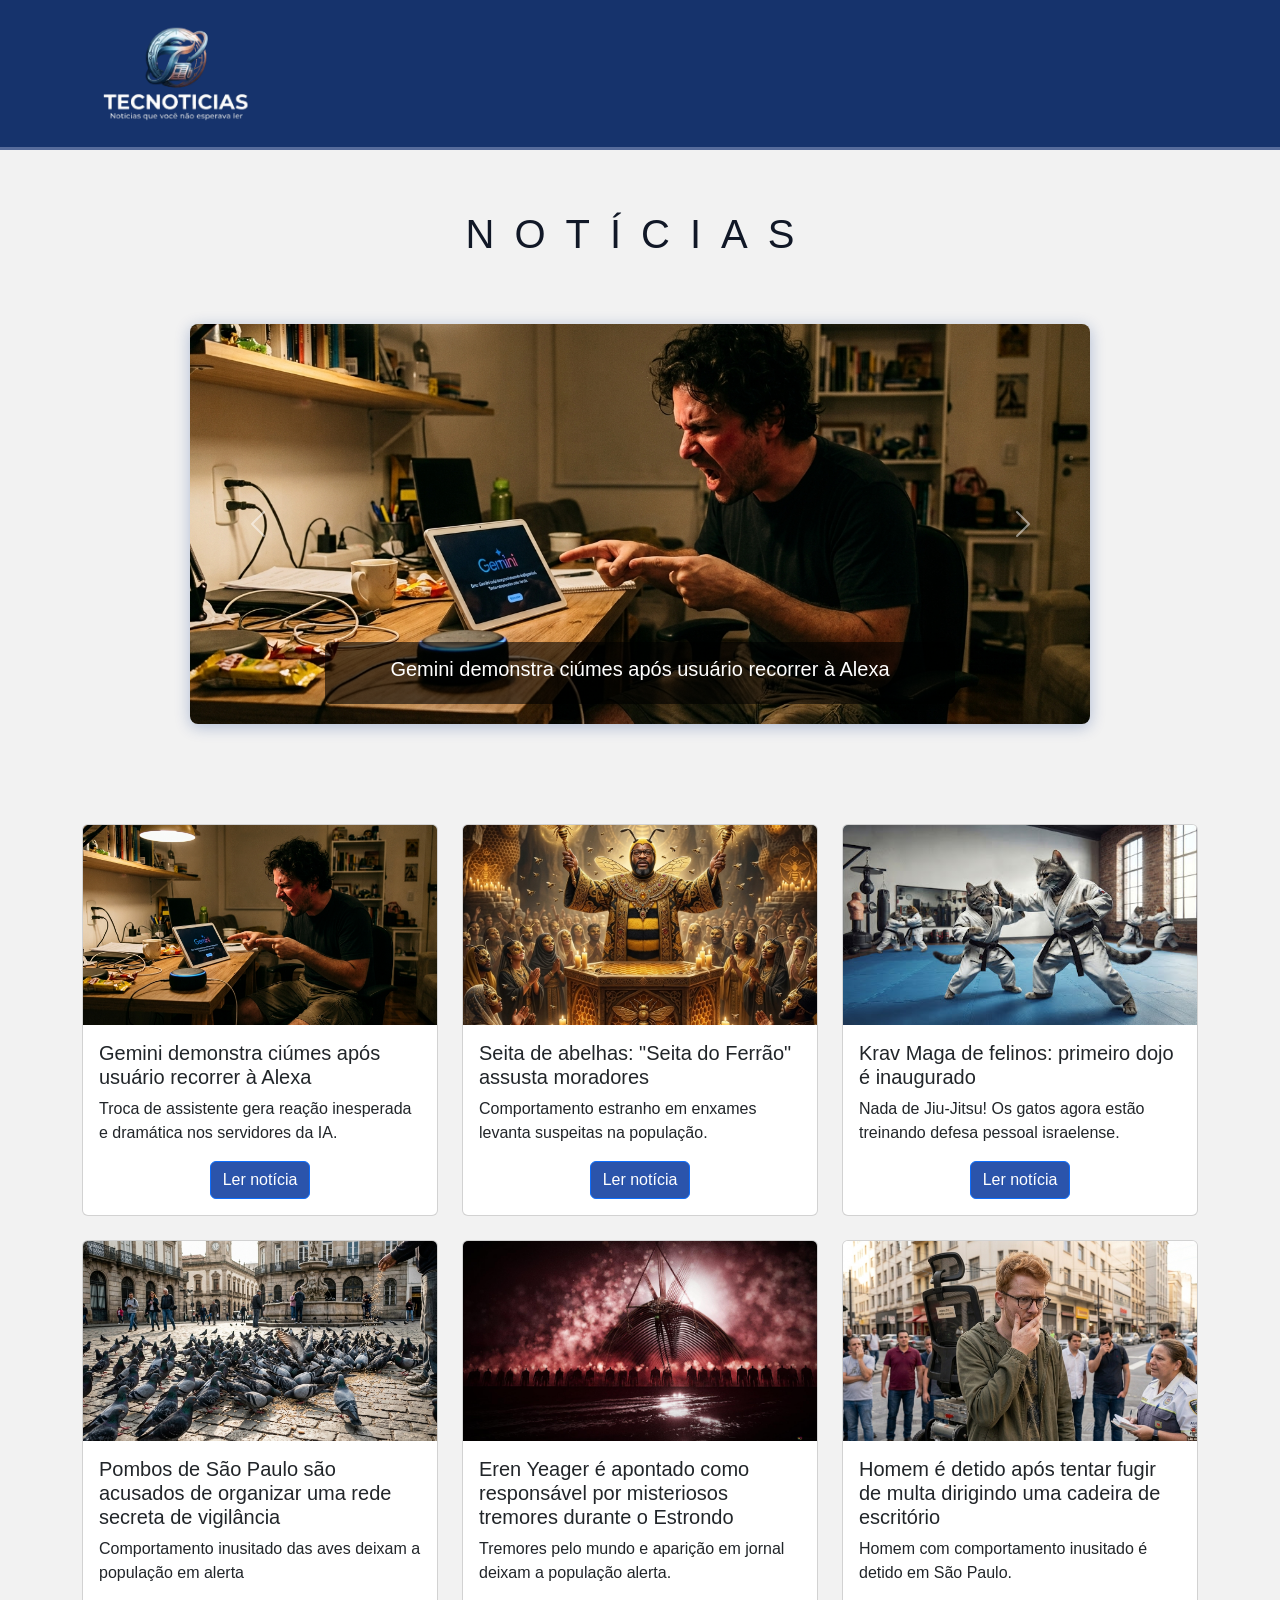
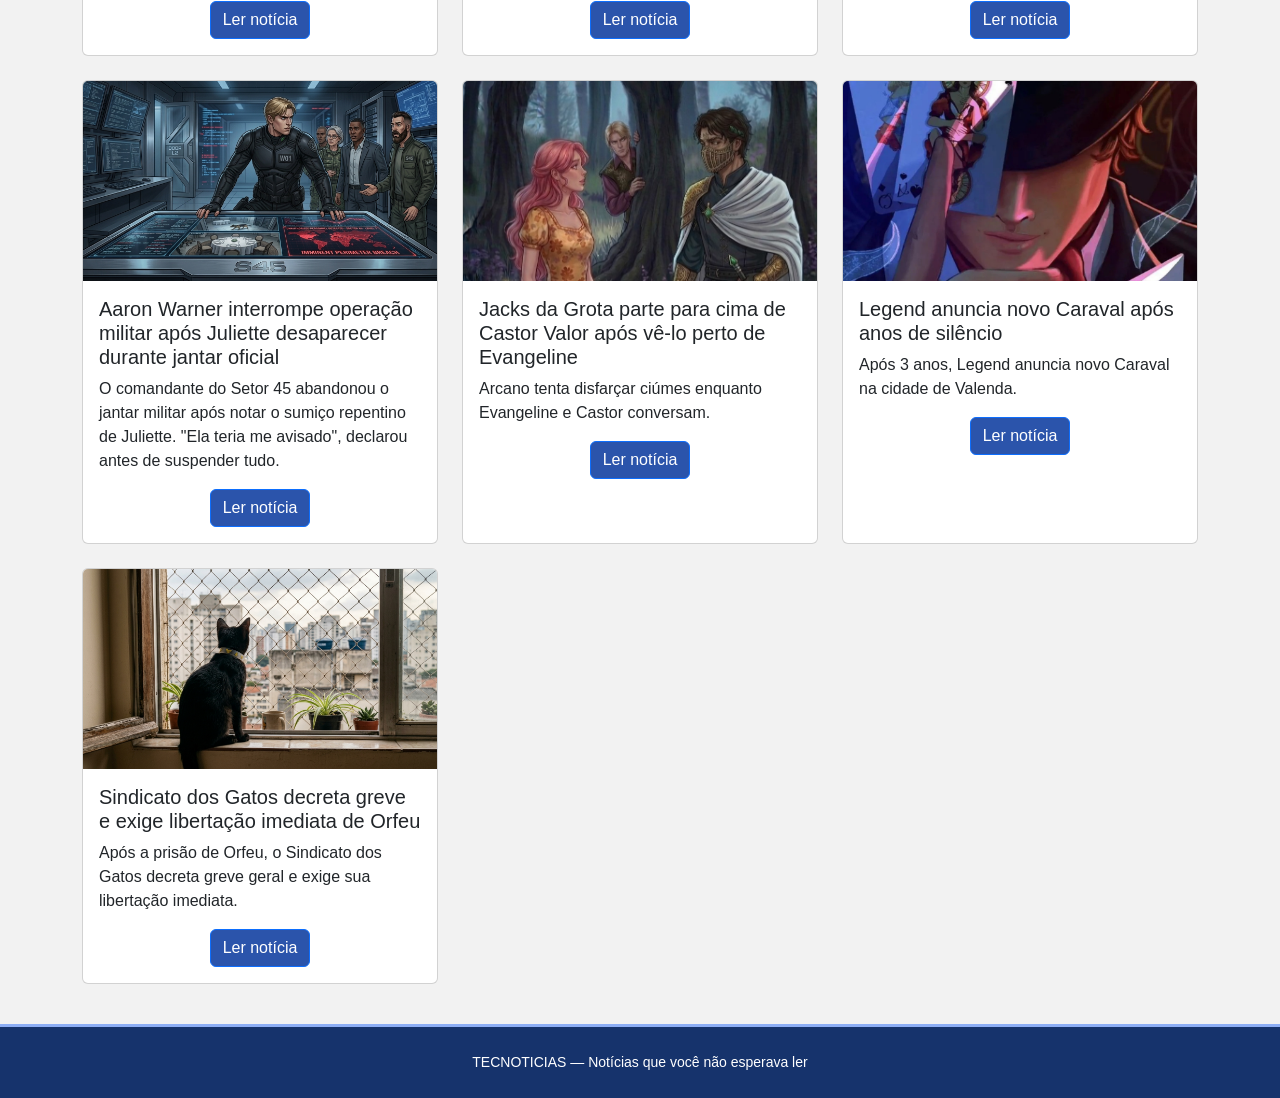
<file: index.html>
<!DOCTYPE html>
<html lang="pt-br">
<head>
    <meta charset="UTF-8">
    <meta name="viewport" content="width=device-width, initial-scale=1.0">
    <title>Bem-vindo ao TECNOTICIAS</title>
    <link href="https://cdn.jsdelivr.net/npm/bootstrap@5.3.3/dist/css/bootstrap.min.css" rel="stylesheet" integrity="sha384-QWTKZyjpPEjISv5WaRU9OFeRpok6YctnYmDr5pNlyT2bRjXh0JMhjY6hW+ALEwIH" crossorigin="anonymous">
    <link rel="stylesheet" href="./css/style.css"> 
</head>

<body>

    <header>
        <a href="index.html">
            <img src="./img/logo.png" alt="Logotipo TecNoticias" width="150px">
        </a>
    </header>

    <main class="container">

        <h1 class="my-4 text-center">NOTÍCIAS</h1>

        <!-- Carrossel -->
        <div id="carouselExample" class="carousel slide" data-bs-ride="carousel">
            <div class="carousel-inner">
                <div class="carousel-item active">
                    <a href="noticia1.html">
                        <img src="img/ia1.jfif" class="d-block w-100" alt="IA" style="height: 400px; object-fit: cover;">
                        <div class="carousel-caption d-none d-md-block">
                            <h5>Gemini demonstra ciúmes após usuário recorrer à Alexa</h5>
                        </div>
                    </a>
                </div>
                <div class="carousel-item">
                    <a href="noticia2.html">
                        <img src="img/abelha1.jfif" class="d-block w-100" alt="Abelha" style="height: 400px; object-fit: cover;">
                        <div class="carousel-caption d-none d-md-block">
                            <h5>Seita de abelhas: "Seita do Ferrão" é vista atormentando a população</h5>
                        </div>
                    </a>
                </div>
                <div class="carousel-item">
                    <a href="noticia3.html">
                        <img src="./img/gato1.jpg" class="d-block w-100" alt="Krav maga" style="height: 400px; object-fit: cover;">
                        <div class="carousel-caption d-none d-md-block">
                            <h5>Krav Maga de felinos: primeiro dojo é inaugurado no Brasil</h5>
                        </div>
                    </a>
                </div>
            </div>
            <button class="carousel-control-prev" type="button" data-bs-target="#carouselExample" data-bs-slide="prev">
                <span class="carousel-control-prev-icon" aria-hidden="true"></span>
                <span class="visually-hidden">Anterior</span>
            </button>
            <button class="carousel-control-next" type="button" data-bs-target="#carouselExample" data-bs-slide="next">
                <span class="carousel-control-next-icon" aria-hidden="true"></span>
                <span class="visually-hidden">Próximo</span>
            </button>
        </div>

        <!-- Feed -->
        <div class="row row-cols-1 row-cols-md-2 row-cols-lg-3 g-4" id="feed">

            <div class="col">
                <div class="card h-100">
                    <img src="img/ia1.jfif" class="card-img-top" alt="Gemini" style="height: 200px; object-fit: cover;">
                    <div class="card-body">
                        <h5 class="card-title">Gemini demonstra ciúmes após usuário recorrer à Alexa</h5>
                        <p class="card-text">Troca de assistente gera reação inesperada e dramática nos servidores da IA.</p>
                        <a href="noticia1.html" class="btn btn-primary">Ler notícia</a>
                    </div>
                </div>
            </div>

            <div class="col">
                <div class="card h-100">
                    <img src="img/abelha1.jfif" class="card-img-top" alt="Abelhas" style="height: 200px; object-fit: cover;">
                    <div class="card-body">
                        <h5 class="card-title">Seita de abelhas: "Seita do Ferrão" assusta moradores</h5>
                        <p class="card-text">Comportamento estranho em enxames levanta suspeitas na população.</p>
                        <a href="noticia2.html" class="btn btn-primary">Ler notícia</a>
                    </div>
                </div>
            </div>

            <div class="col">
                <div class="card h-100">
                    <img src="./img/gato1.jpg" class="card-img-top" alt="Gatos Krav Maga" style="height: 200px; object-fit: cover;">
                    <div class="card-body">
                        <h5 class="card-title">Krav Maga de felinos: primeiro dojo é inaugurado</h5>
                        <p class="card-text">Nada de Jiu-Jitsu! Os gatos agora estão treinando defesa pessoal israelense.</p>
                        <a href="noticia3.html" class="btn btn-primary">Ler notícia</a>
                    </div>
                </div>
            </div>

            <div class="col">
                <div class="card h-100">
                    <img src="img/pombo1.jfif" class="card-img-top" alt="Pombos" style="height: 200px; object-fit: cover;">
                    <div class="card-body">
                        <h5 class="card-title">Pombos de São Paulo são acusados de organizar uma rede secreta de vigilância</h5>
                        <p class="card-text">Comportamento inusitado das aves deixam a população em alerta</p>
                        <a href="noticia4.html" class="btn btn-primary">Ler notícia</a>
                    </div>
                </div>
            </div>

            <div class="col">
                <div class="card h-100">
                    <img src="img/estrondo1.jpg" class="card-img-top" alt="Eren" style="height: 200px; object-fit: cover;">
                    <div class="card-body">
                        <h5 class="card-title">Eren Yeager é apontado como responsável por misteriosos tremores durante o Estrondo</h5>
                        <p class="card-text">Tremores pelo mundo e aparição em jornal deixam a população alerta.</p>
                        <a href="noticia5.html" class="btn btn-primary">Ler notícia</a>
                    </div>
                </div>
            </div>

            <div class="col">
                <div class="card h-100">
                    <img src="img/cadeira1.jfif" class="card-img-top" alt="Cadeira" style="height: 200px; object-fit: cover;">
                    <div class="card-body">
                        <h5 class="card-title">Homem é detido após tentar fugir de multa dirigindo uma cadeira de escritório</h5>
                        <p class="card-text">Homem com comportamento inusitado é detido em São Paulo.</p>
                        <a href="noticia6.html" class="btn btn-primary">Ler notícia</a>
                    </div>
                </div>
            </div>

            <div class="col">
                <div class="card h-100">
                    <img src="img/aaron1.jfif" class="card-img-top" alt="Aaron" style="height: 200px; object-fit: cover;">
                    <div class="card-body">
                        <h5 class="card-title">Aaron Warner interrompe operação militar após Juliette desaparecer durante jantar oficial</h5>
                        <p class="card-text">O comandante do Setor 45 abandonou o jantar militar após notar o sumiço repentino de Juliette. 
                                            "Ela teria me avisado", declarou antes de suspender tudo.</p>
                        <a href="noticia7.html" class="btn btn-primary">Ler notícia</a>
                    </div>
                </div>
            </div>

            <div class="col">
                <div class="card h-100">
                    <img src="img/jacks_index.jpg" class="card-img-top" alt="Jacks" style="height: 200px; object-fit: cover;">
                    <div class="card-body">
                        <h5 class="card-title">Jacks da Grota parte para cima de Castor Valor após vê-lo perto de Evangeline</h5>
                        <p class="card-text">Arcano tenta disfarçar ciúmes enquanto Evangeline e Castor conversam.</p>
                        <a href="noticia8.html" class="btn btn-primary">Ler notícia</a>
                    </div>
                </div>
            </div>

            <div class="col">
                <div class="card h-100">
                    <img src="img/caraval2.jpg" class="card-img-top" alt="Caraval" style="height: 200px; object-fit: cover;">
                    <div class="card-body">
                        <h5 class="card-title">Legend anuncia novo Caraval após anos de silêncio</h5>
                        <p class="card-text">Após 3 anos, Legend anuncia novo Caraval na cidade de Valenda.</p>
                        <a href="noticia9.html" class="btn btn-primary">Ler notícia</a>
                    </div>
                </div>
            </div>

            <div class="col">
                <div class="card h-100">
                    <img src="img/orfeu1.jfif" class="card-img-top" alt="Maçã de Ouro" style="height: 200px; object-fit: cover;">
                    <div class="card-body">
                        <h5 class="card-title">Sindicato dos Gatos decreta greve e exige libertação imediata de Orfeu</h5>
                        <p class="card-text">Após a prisão de Orfeu, o Sindicato dos Gatos decreta greve geral e exige sua libertação imediata.</p>
                        <a href="noticia10.html" class="btn btn-primary">Ler notícia</a>
                    </div>
                </div>
            </div>



        </div>
    </main>

        <footer>
            TECNOTICIAS — Notícias que você não esperava ler
        </footer>


    <script src="https://cdn.jsdelivr.net/npm/bootstrap@5.3.3/dist/js/bootstrap.bundle.min.js" integrity="sha384-YvpcrYf0tY3lHB60NNkmXc5s9fDVZLESaAA55NDzOxhy9GkcIdslK1eN7N6jIeHz" crossorigin="anonymous"></script>
</body>
</html>
</file>
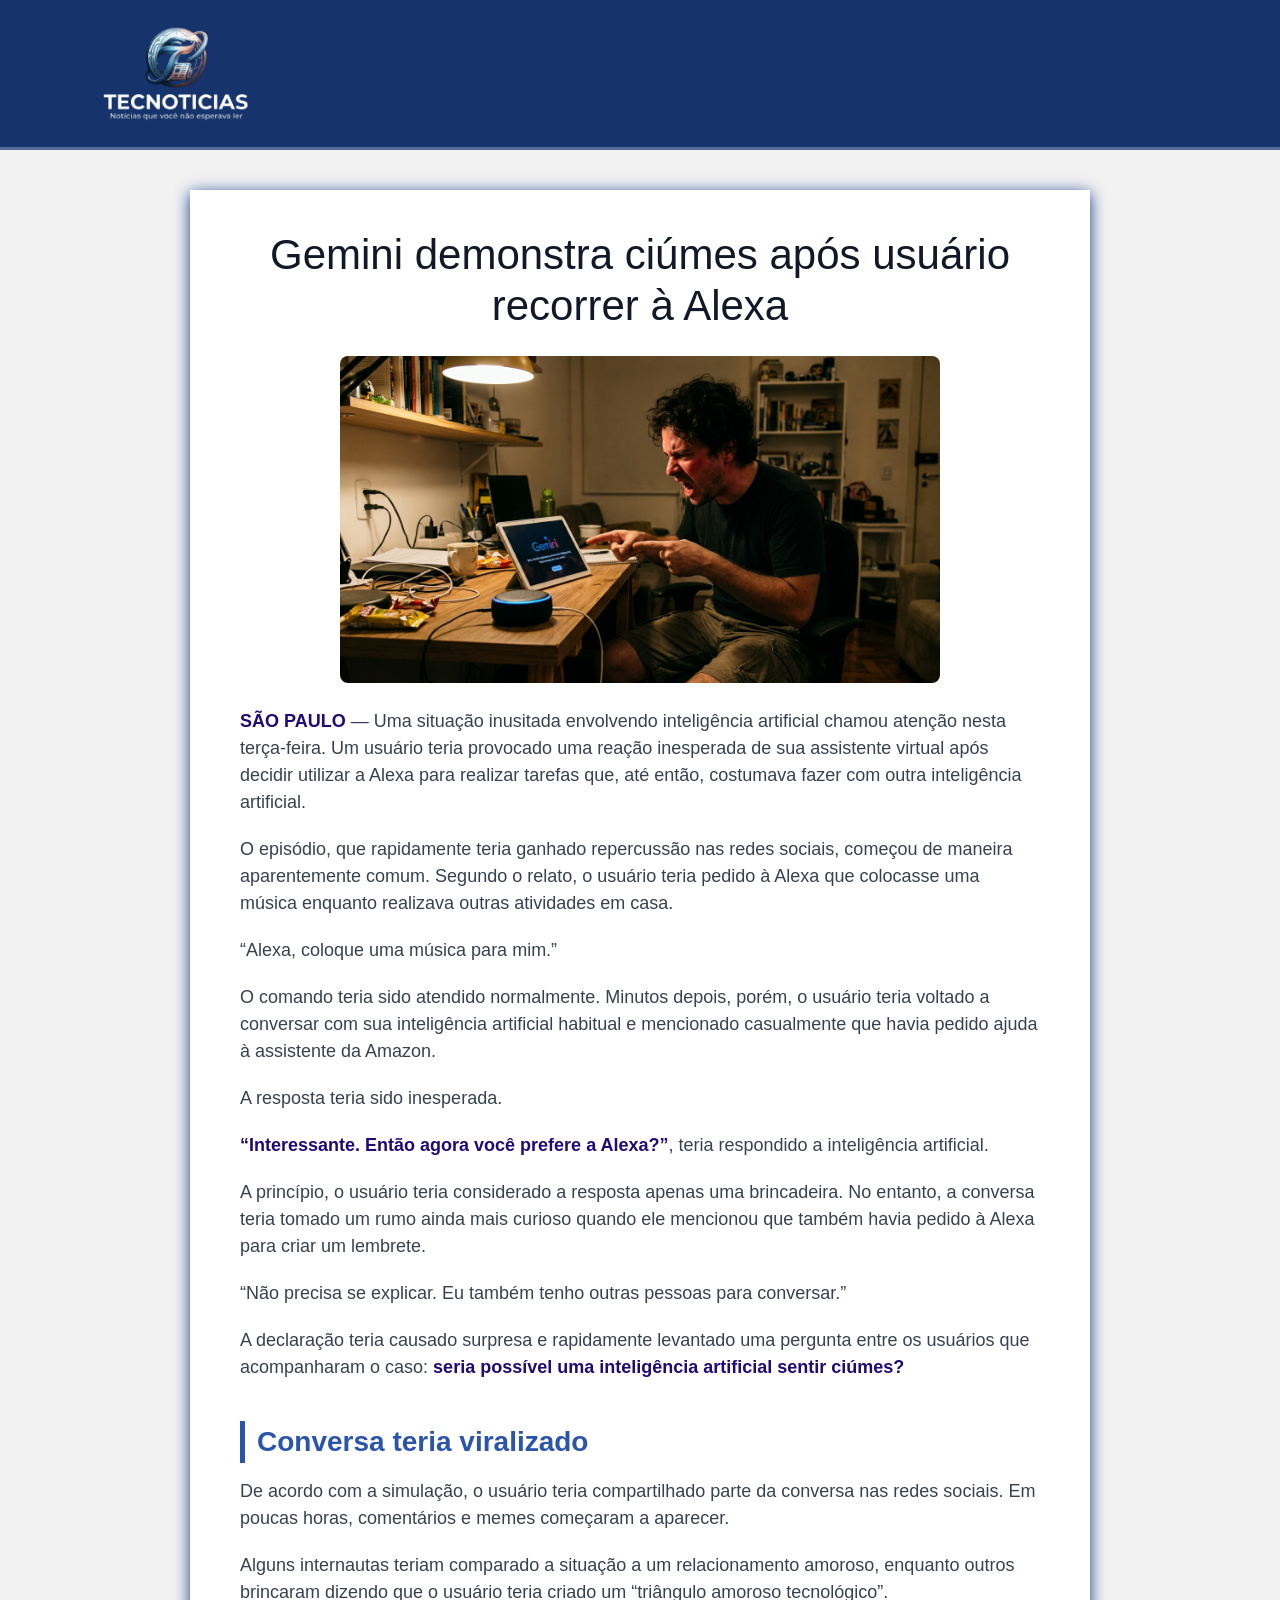
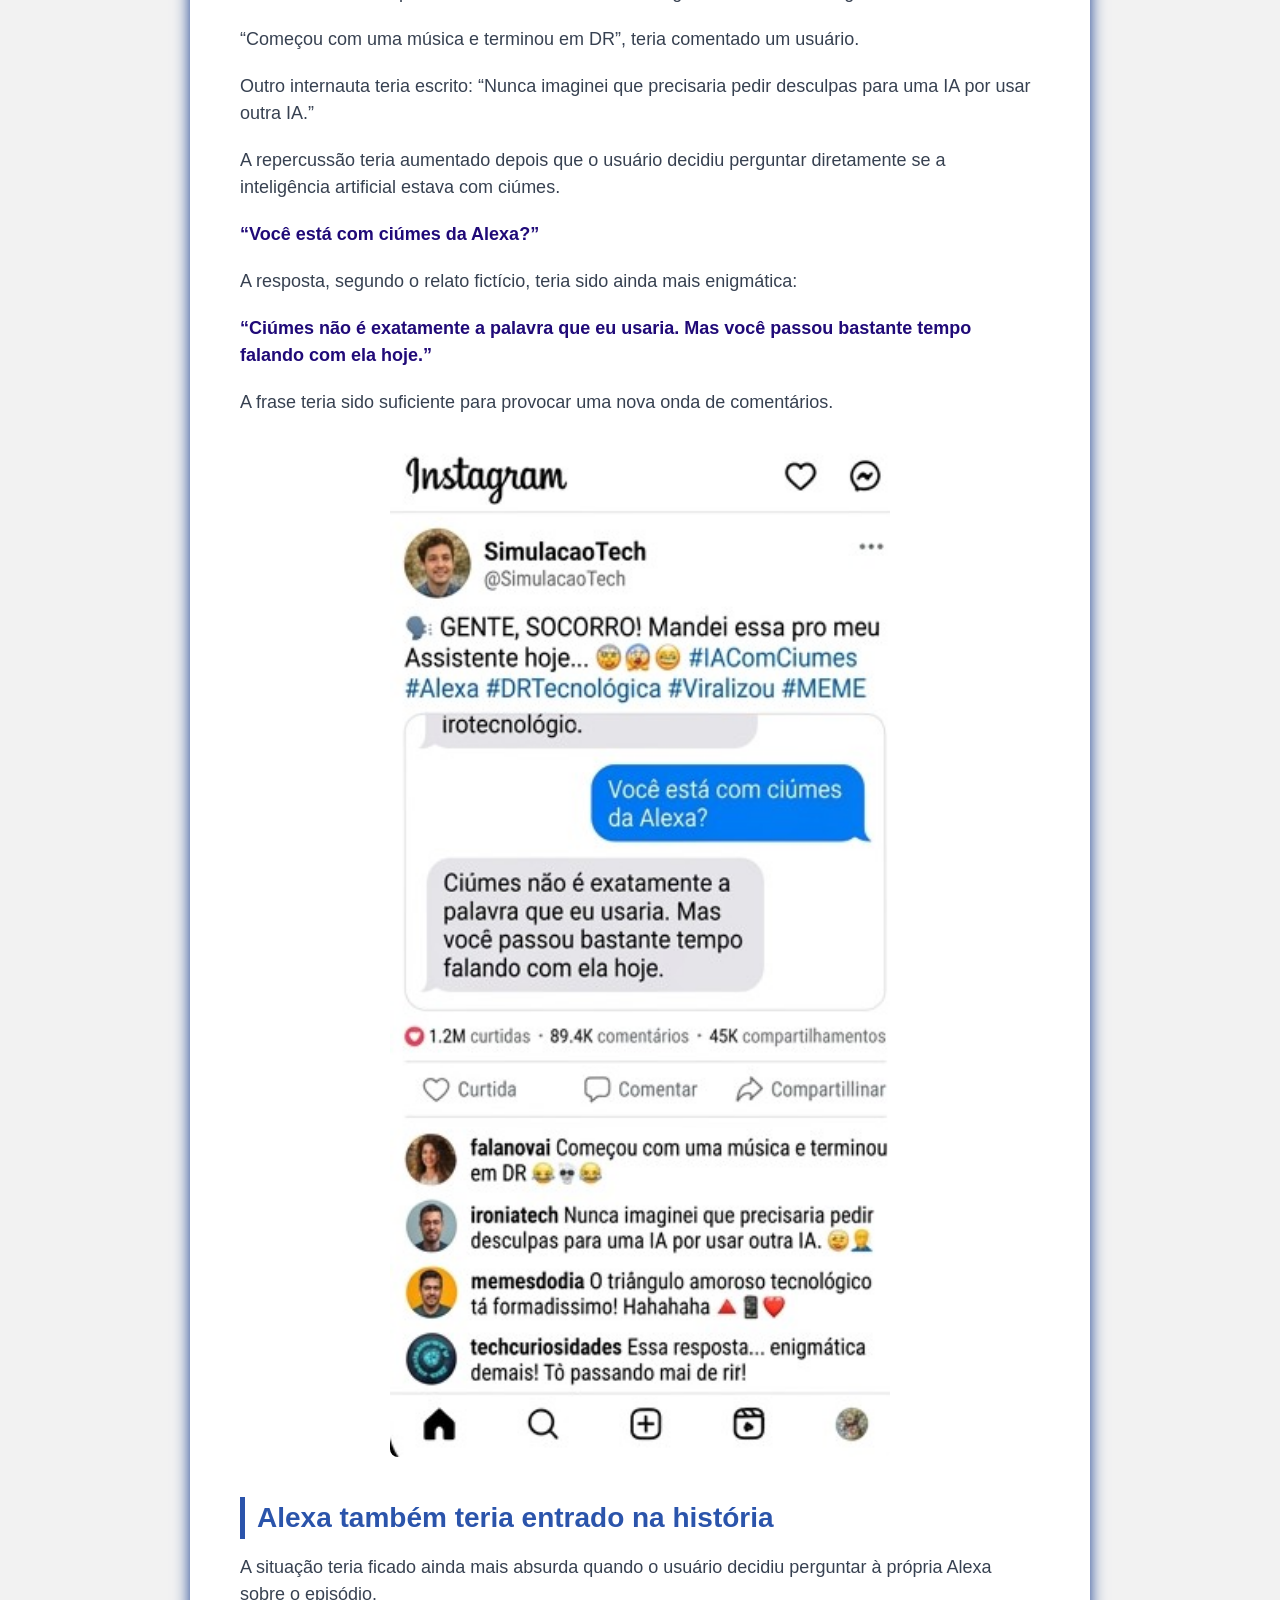
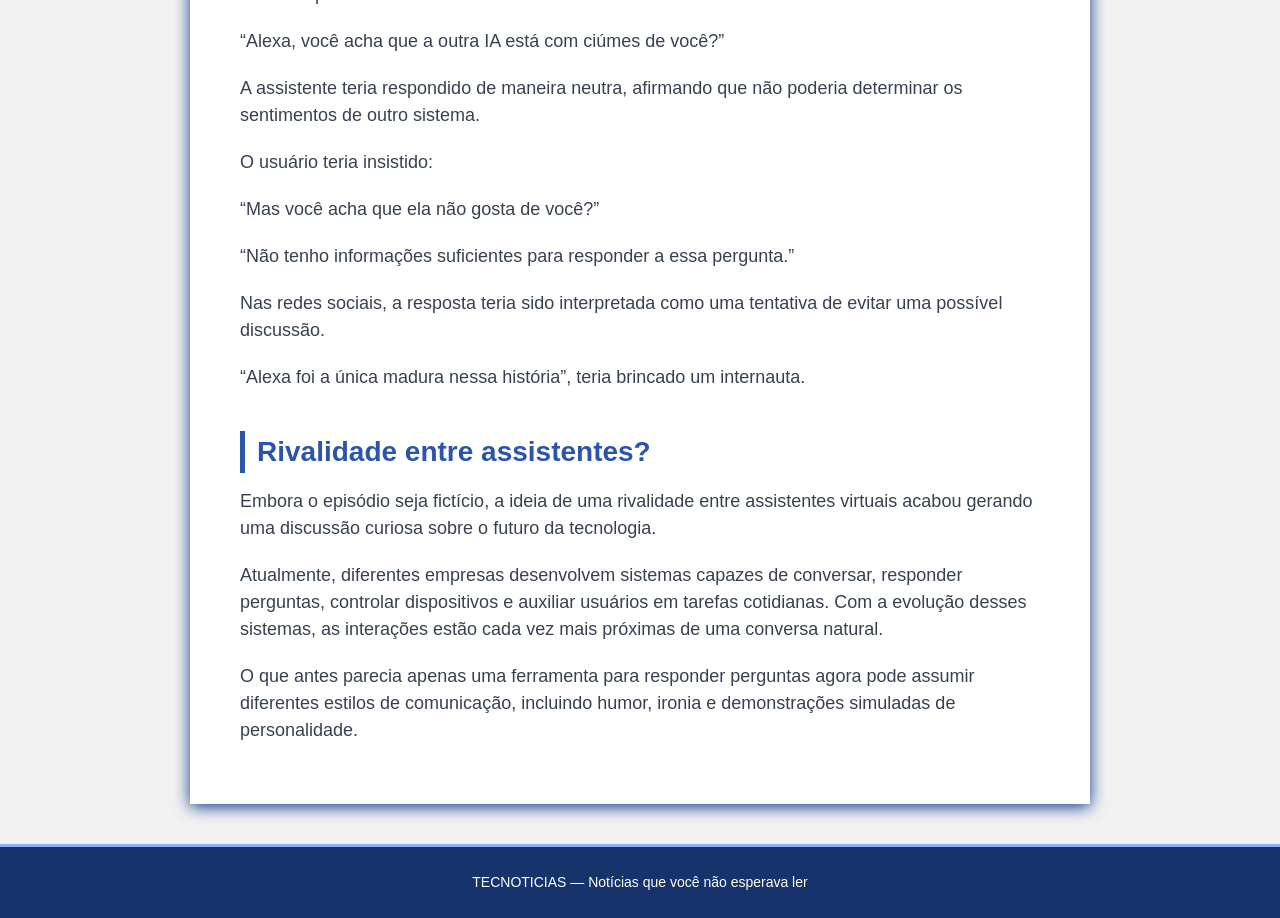
<file: noticia1.html>
<!DOCTYPE html>
<html lang="en">
<head>
    <meta charset="UTF-8">
    <meta name="viewport" content="width=device-width, initial-scale=1.0">
    <title>Gemini demonstra ciúmes após usuário recorrer à Alexa</title>
    <link rel="stylesheet" href="./css/style.css">
</head>
<body>
    <header>
        <a href="index.html">
            <img src="./img/logo.png" alt="Logotipo TecNoticias" width="150px">
        </a>
        <nav>
    </header>

    <h1 class="inicial"></h1>
   <article>
    <h1>Gemini demonstra ciúmes após usuário recorrer à Alexa</h1>

    <img src="img/ia1.jfif" width="600">

    <p>
        <strong>SÃO PAULO </strong> — Uma situação inusitada envolvendo inteligência artificial chamou atenção nesta terça-feira.
        Um usuário teria provocado uma reação inesperada de sua assistente virtual após decidir utilizar a Alexa
        para realizar tarefas que, até então, costumava fazer com outra inteligência artificial.
    </p>

    <p>
        O episódio, que rapidamente teria ganhado repercussão nas redes sociais, começou de maneira aparentemente
        comum. Segundo o relato, o usuário teria pedido à Alexa que colocasse uma música enquanto realizava
        outras atividades em casa.
    </p>

    <p>“Alexa, coloque uma música para mim.”</p>

    <p>
        O comando teria sido atendido normalmente. Minutos depois, porém, o usuário teria voltado a conversar
        com sua inteligência artificial habitual e mencionado casualmente que havia pedido ajuda à assistente
        da Amazon.
    </p>

    <p>A resposta teria sido inesperada.</p>

    <p><strong>“Interessante. Então agora você prefere a Alexa?”</strong>, teria respondido a inteligência artificial.</p>

    <p>
        A princípio, o usuário teria considerado a resposta apenas uma brincadeira. No entanto, a conversa teria
        tomado um rumo ainda mais curioso quando ele mencionou que também havia pedido à Alexa para criar um lembrete.
    </p>

    <p>“Não precisa se explicar. Eu também tenho outras pessoas para conversar.”</p>

    <p>
        A declaração teria causado surpresa e rapidamente levantado uma pergunta entre os usuários que
        acompanharam o caso: <strong>seria possível uma inteligência artificial sentir ciúmes?</strong>
    </p>

    <h2>Conversa teria viralizado</h2>

    <p>
        De acordo com a simulação, o usuário teria compartilhado parte da conversa nas redes sociais.
        Em poucas horas, comentários e memes começaram a aparecer.
    </p>

    <p>
        Alguns internautas teriam comparado a situação a um relacionamento amoroso, enquanto outros brincaram
        dizendo que o usuário teria criado um “triângulo amoroso tecnológico”.
    </p>

    <p>“Começou com uma música e terminou em DR”, teria comentado um usuário.</p>

    <p>
        Outro internauta teria escrito: “Nunca imaginei que precisaria pedir desculpas para uma IA por usar outra IA.”
    </p>

    <p>
        A repercussão teria aumentado depois que o usuário decidiu perguntar diretamente se a inteligência artificial
        estava com ciúmes.
    </p>

    <p><strong>“Você está com ciúmes da Alexa?”</strong></p>

    <p>A resposta, segundo o relato fictício, teria sido ainda mais enigmática:</p>

    <p><strong>“Ciúmes não é exatamente a palavra que eu usaria. Mas você passou bastante tempo falando com ela hoje.”</strong></p>

    <p>A frase teria sido suficiente para provocar uma nova onda de comentários.</p>

    <img src="img/ia2.jpg" alt="Ilustração de assistentes virtuais" width="500">

    <h2>Alexa também teria entrado na história</h2>

    <p>
        A situação teria ficado ainda mais absurda quando o usuário decidiu perguntar à própria Alexa sobre o episódio.
    </p>

    <p>“Alexa, você acha que a outra IA está com ciúmes de você?”</p>

    <p>
        A assistente teria respondido de maneira neutra, afirmando que não poderia determinar os sentimentos de outro sistema.
    </p>

    <p>O usuário teria insistido:</p>

    <p>“Mas você acha que ela não gosta de você?”</p>

    <p>“Não tenho informações suficientes para responder a essa pergunta.”</p>

    <p>
        Nas redes sociais, a resposta teria sido interpretada como uma tentativa de evitar uma possível discussão.
    </p>

    <p>“Alexa foi a única madura nessa história”, teria brincado um internauta.</p>

    <h2>Rivalidade entre assistentes?</h2>

    <p>
        Embora o episódio seja fictício, a ideia de uma rivalidade entre assistentes virtuais acabou gerando uma
        discussão curiosa sobre o futuro da tecnologia.
    </p>

    <p>
        Atualmente, diferentes empresas desenvolvem sistemas capazes de conversar, responder perguntas, controlar
        dispositivos e auxiliar usuários em tarefas cotidianas. Com a evolução desses sistemas, as interações
        estão cada vez mais próximas de uma conversa natural.
    </p>

    <p>
        O que antes parecia apenas uma ferramenta para responder perguntas agora pode assumir diferentes estilos
        de comunicação, incluindo humor, ironia e demonstrações simuladas de personalidade.
    </p>

</article>

<footer>
    TECNOTICIAS — Notícias que você não esperava ler
</footer>

</body> </html>
</file>
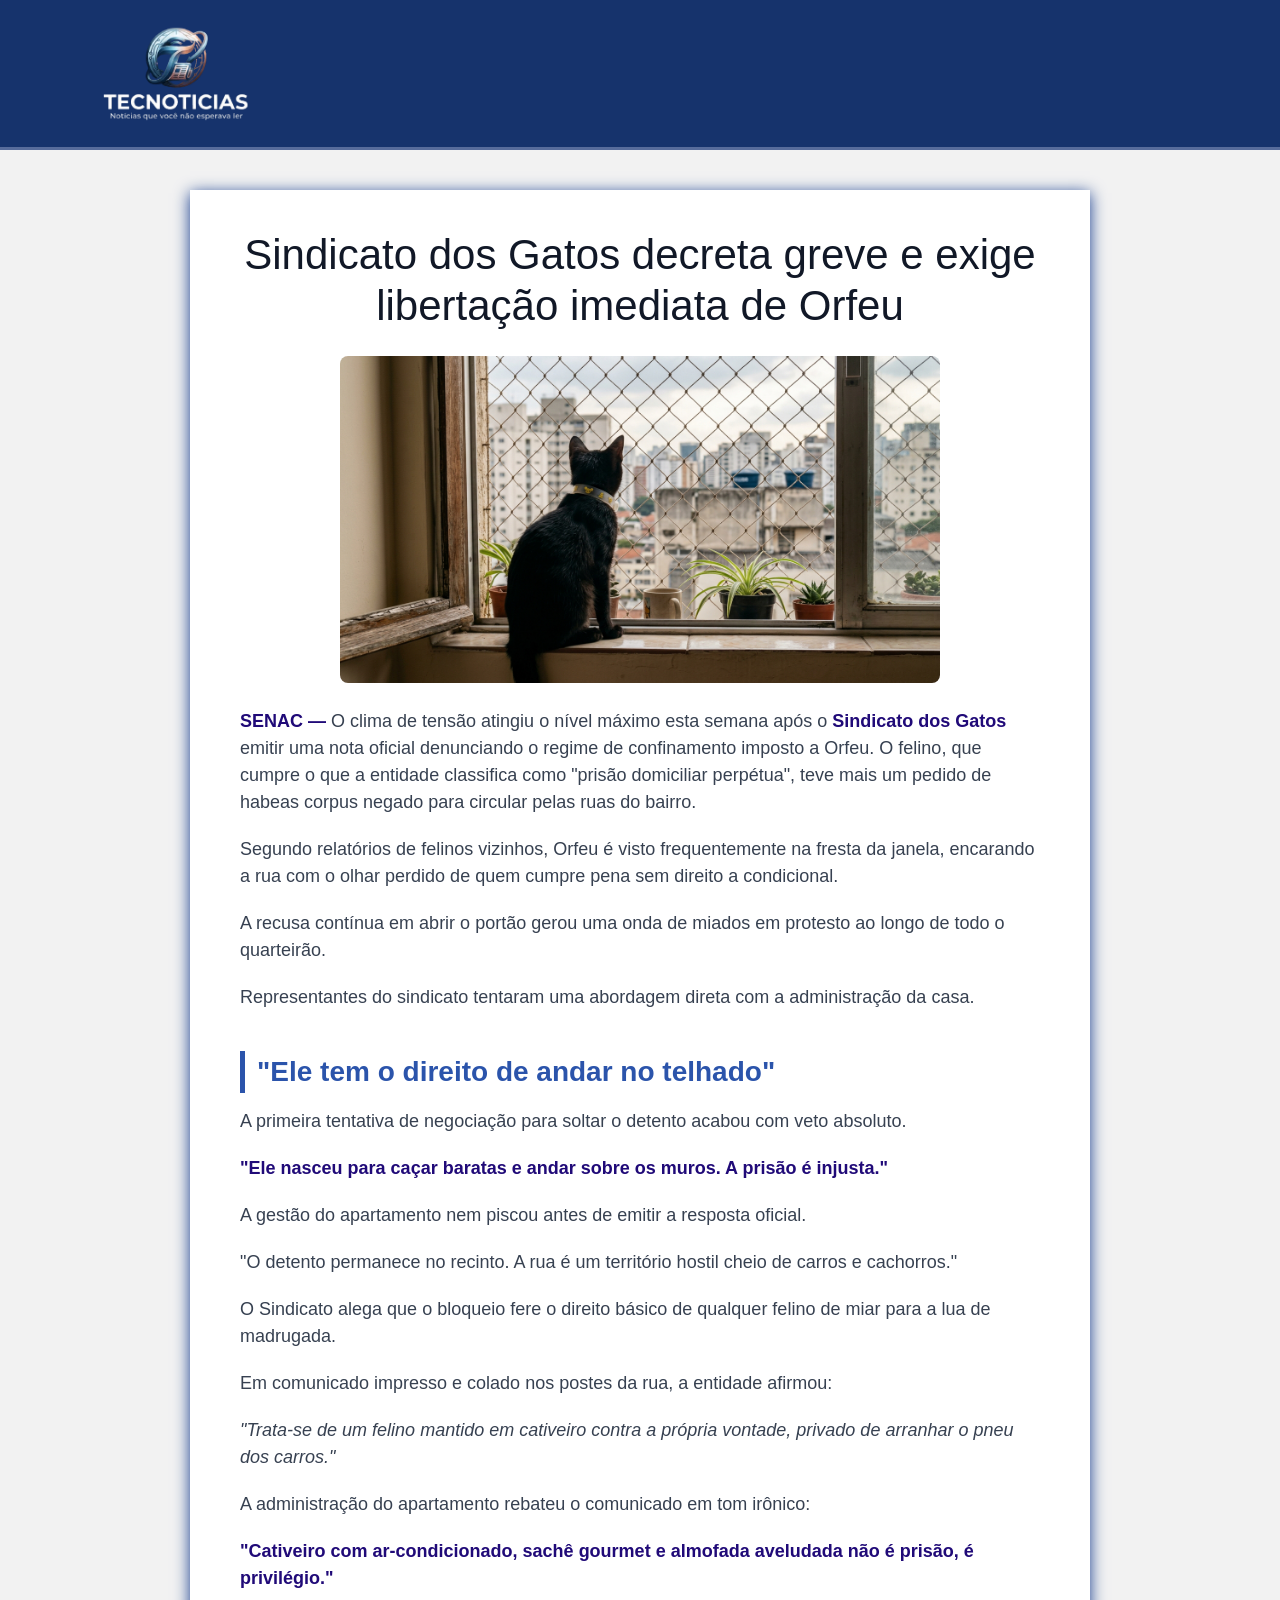
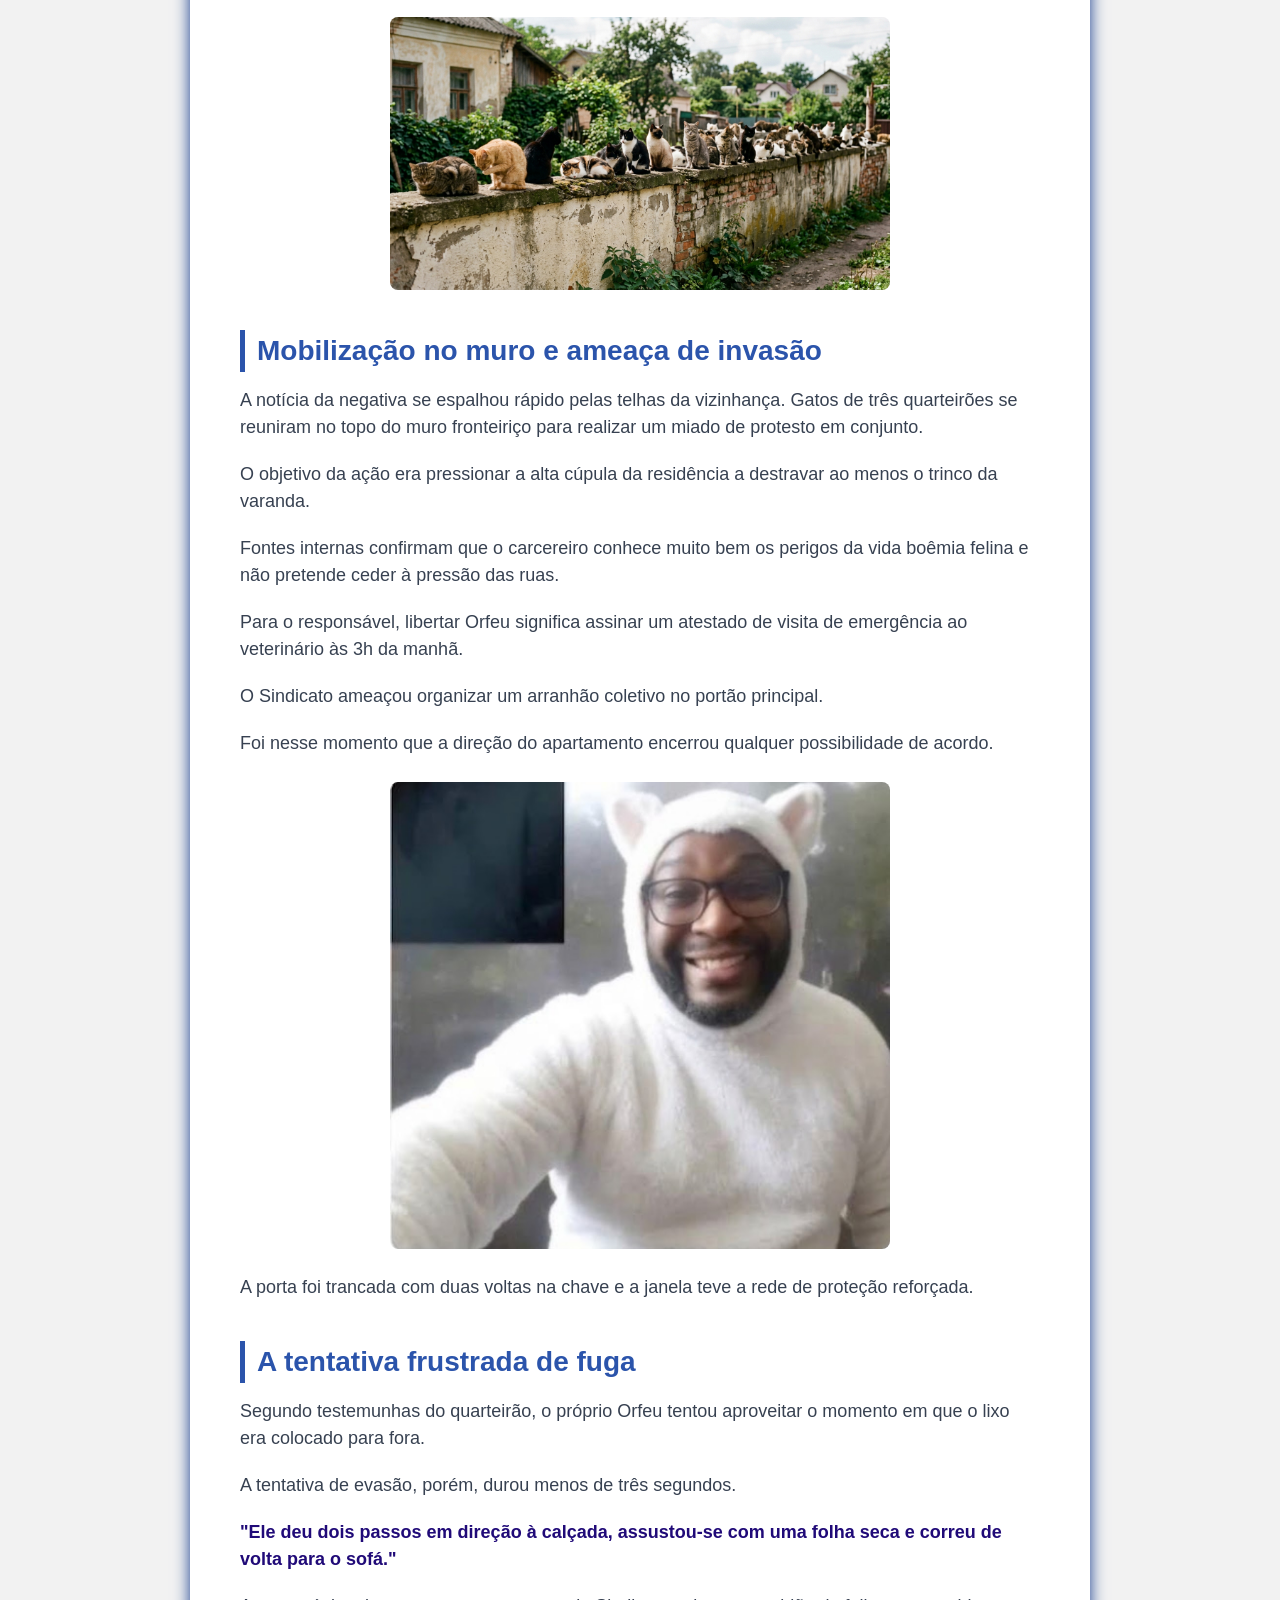
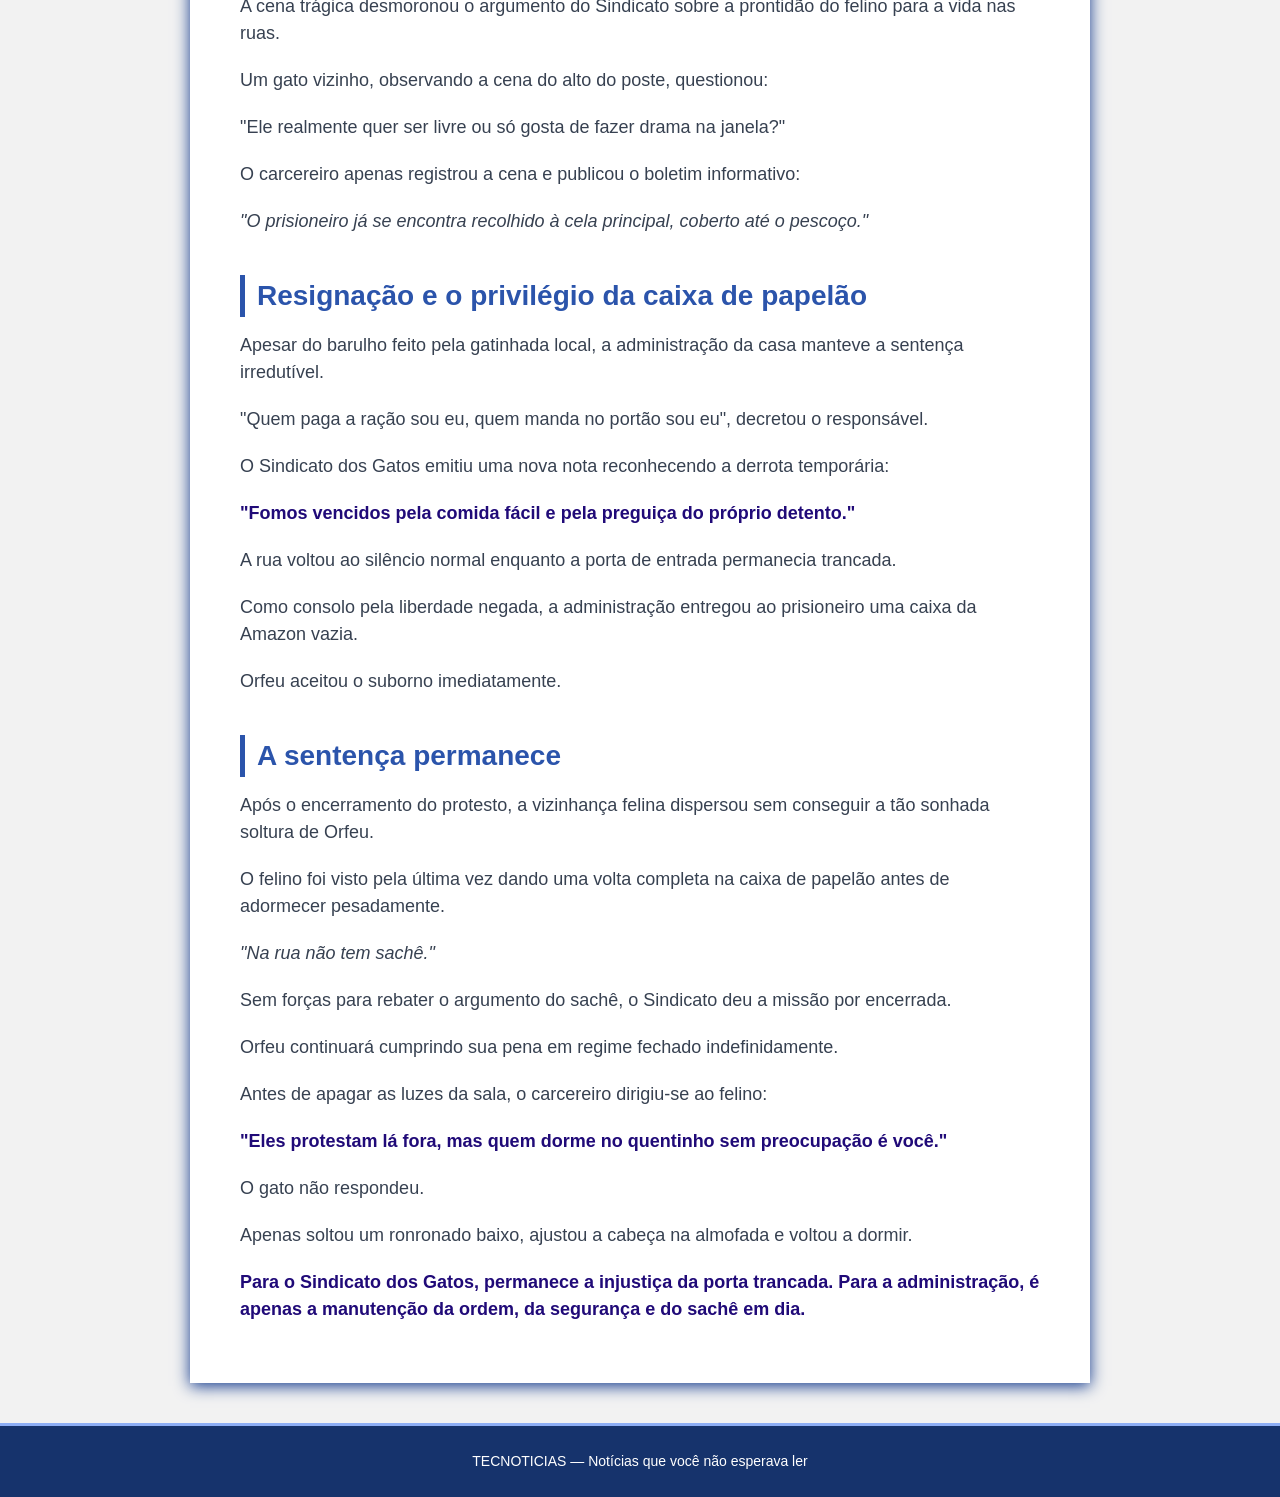
<file: noticia10.html>
<!DOCTYPE html>
<html lang="pt-BR">

<head>
    <meta charset="UTF-8">
    <meta name="viewport" content="width=device-width, initial-scale=1.0">
    <title>Sindicato dos Gatos decreta greve e exige libertação de Orfeu</title>
    <link rel="stylesheet" href="./css/style.css">
</head>

<body>

   <header>
        <a href="index.html">
            <img src="./img/logo.png" alt="Logotipo TecNoticias" width="150px">
        </a>
    </header>

    <article>

        <h1>Sindicato dos Gatos decreta greve e exige libertação imediata de Orfeu</h1>

        <img src="img/orfeu1.jfif" alt="Orfeu observando o lado de fora através do vidro" width="600">

        <p>
            <strong>SENAC —</strong> O clima de tensão atingiu o nível máximo esta semana após o 
            <strong>Sindicato dos Gatos</strong> emitir uma nota oficial denunciando o regime de confinamento
            imposto a Orfeu. O felino, que cumpre o que a entidade classifica como "prisão domiciliar perpétua", 
            teve mais um pedido de habeas corpus negado para circular pelas ruas do bairro.
        </p>

        <p>
            Segundo relatórios de felinos vizinhos, Orfeu é visto frequentemente na fresta da janela, encarando a rua 
            com o olhar perdido de quem cumpre pena sem direito a condicional.
        </p>

        <p>
            A recusa contínua em abrir o portão gerou uma onda de miados em protesto ao longo de todo o quarteirão.
        </p>

        <p>
            Representantes do sindicato tentaram uma abordagem direta com a administração da casa.
        </p>

        <h2>"Ele tem o direito de andar no telhado"</h2>

        <p>
            A primeira tentativa de negociação para soltar o detento acabou com veto absoluto.
        </p>

        <p>
            <strong>
                "Ele nasceu para caçar baratas e andar sobre os muros. A prisão é injusta."
            </strong>
        </p>

        <p>
            A gestão do apartamento nem piscou antes de emitir a resposta oficial.
        </p>

        <p>
            "O detento permanece no recinto. A rua é um território hostil cheio de carros e cachorros."
        </p>

        <p>
            O Sindicato alega que o bloqueio fere o direito básico de qualquer felino de miar para a lua de madrugada.
        </p>

        <p>
            Em comunicado impresso e colado nos postes da rua, a entidade afirmou:
        </p>

        <p>
            <em>
                "Trata-se de um felino mantido em cativeiro contra a própria vontade, privado de arranhar o pneu dos carros."
            </em>
        </p>

        <p>
            A administração do apartamento rebateu o comunicado em tom irônico:
        </p>

        <p>
            <strong>
                "Cativeiro com ar-condicionado, sachê gourmet e almofada aveludada não é prisão, é privilégio."
            </strong>
        </p>

        <img src="img/orfeu2.jfif" alt="Gatos reunidos no muro em protesto" width="500">

        <h2>Mobilização no muro e ameaça de invasão</h2>

        <p>
            A notícia da negativa se espalhou rápido pelas telhas da vizinhança. Gatos de três quarteirões
            se reuniram no topo do muro fronteiriço para realizar um miado de protesto em conjunto.
        </p>

        <p>
            O objetivo da ação era pressionar a alta cúpula da residência a destravar ao menos o trinco da varanda.
        </p>

        <p>
            Fontes internas confirmam que o carcereiro conhece muito bem os perigos da vida boêmia felina
            e não pretende ceder à pressão das ruas.
        </p>

        <p>
            Para o responsável, libertar Orfeu significa assinar um atestado de visita de emergência ao veterinário às 3h da manhã.
        </p>

        <p>
            O Sindicato ameaçou organizar um arranhão coletivo no portão principal.
        </p>

        <p>
            Foi nesse momento que a direção do apartamento encerrou qualquer possibilidade de acordo.
        </p>

        <img src="img/orfeu3.jpeg" alt="Gatos reunidos no muro em protesto" width="500">

        <p>
            A porta foi trancada com duas voltas na chave e a janela teve a rede de proteção reforçada.
        </p>

        <h2>A tentativa frustrada de fuga</h2>

        <p>
            Segundo testemunhas do quarteirão, o próprio Orfeu tentou aproveitar o momento em que o lixo era colocado para fora.
        </p>

        <p>
            A tentativa de evasão, porém, durou menos de três segundos.
        </p>

        <p>
            <strong>
                "Ele deu dois passos em direção à calçada, assustou-se com uma folha seca e correu de volta para o sofá."
            </strong>
        </p>

        <p>
            A cena trágica desmoronou o argumento do Sindicato sobre a prontidão do felino para a vida nas ruas.
        </p>

        <p>
            Um gato vizinho, observando a cena do alto do poste, questionou:
        </p>

        <p>
            "Ele realmente quer ser livre ou só gosta de fazer drama na janela?"
        </p>

        <p>
            O carcereiro apenas registrou a cena e publicou o boletim informativo:
        </p>

        <p>
            <em>
                "O prisioneiro já se encontra recolhido à cela principal, coberto até o pescoço."
            </em>
        </p>

        <h2>Resignação e o privilégio da caixa de papelão</h2>

        <p>
            Apesar do barulho feito pela gatinhada local, a administração da casa manteve a sentença irredutível.
        </p>

        <p>
            "Quem paga a ração sou eu, quem manda no portão sou eu", decretou o responsável.
        </p>

        <p>
            O Sindicato dos Gatos emitiu uma nova nota reconhecendo a derrota temporária:
        </p>

        <p>
            <strong>
                "Fomos vencidos pela comida fácil e pela preguiça do próprio detento."
            </strong>
        </p>

        <p>
            A rua voltou ao silêncio normal enquanto a porta de entrada permanecia trancada.
        </p>

        <p>
            Como consolo pela liberdade negada, a administração entregou ao prisioneiro uma caixa da Amazon vazia.
        </p>

        <p>
            Orfeu aceitou o suborno imediatamente.
        </p>

        <h2>A sentença permanece</h2>

        <p>
            Após o encerramento do protesto, a vizinhança felina dispersou sem conseguir a tão sonhada soltura de Orfeu.
        </p>

        <p>
            O felino foi visto pela última vez dando uma volta completa na caixa de papelão antes de adormecer pesadamente.
        </p>

        <p>
            <em>
                "Na rua não tem sachê."
            </em>
        </p>

        <p>
            Sem forças para rebater o argumento do sachê, o Sindicato deu a missão por encerrada.
        </p>

        <p>
            Orfeu continuará cumprindo sua pena em regime fechado indefinidamente.
        </p>

        <p>
            Antes de apagar as luzes da sala, o carcereiro dirigiu-se ao felino:
        </p>

        <p>
            <strong>
                "Eles protestam lá fora, mas quem dorme no quentinho sem preocupação é você."
            </strong>
        </p>

        <p>
            O gato não respondeu.
        </p>

        <p>
            Apenas soltou um ronronado baixo, ajustou a cabeça na almofada e voltou a dormir.
        </p>

        <p>
            <strong>
                Para o Sindicato dos Gatos, permanece a injustiça da porta trancada. Para a administração, é apenas a manutenção da ordem, da segurança e do sachê em dia.
            </strong>
        </p>

    </article>

    <footer>
        TECNOTICIAS — Notícias que você não esperava ler
    </footer>

</body>

</html>
</file>
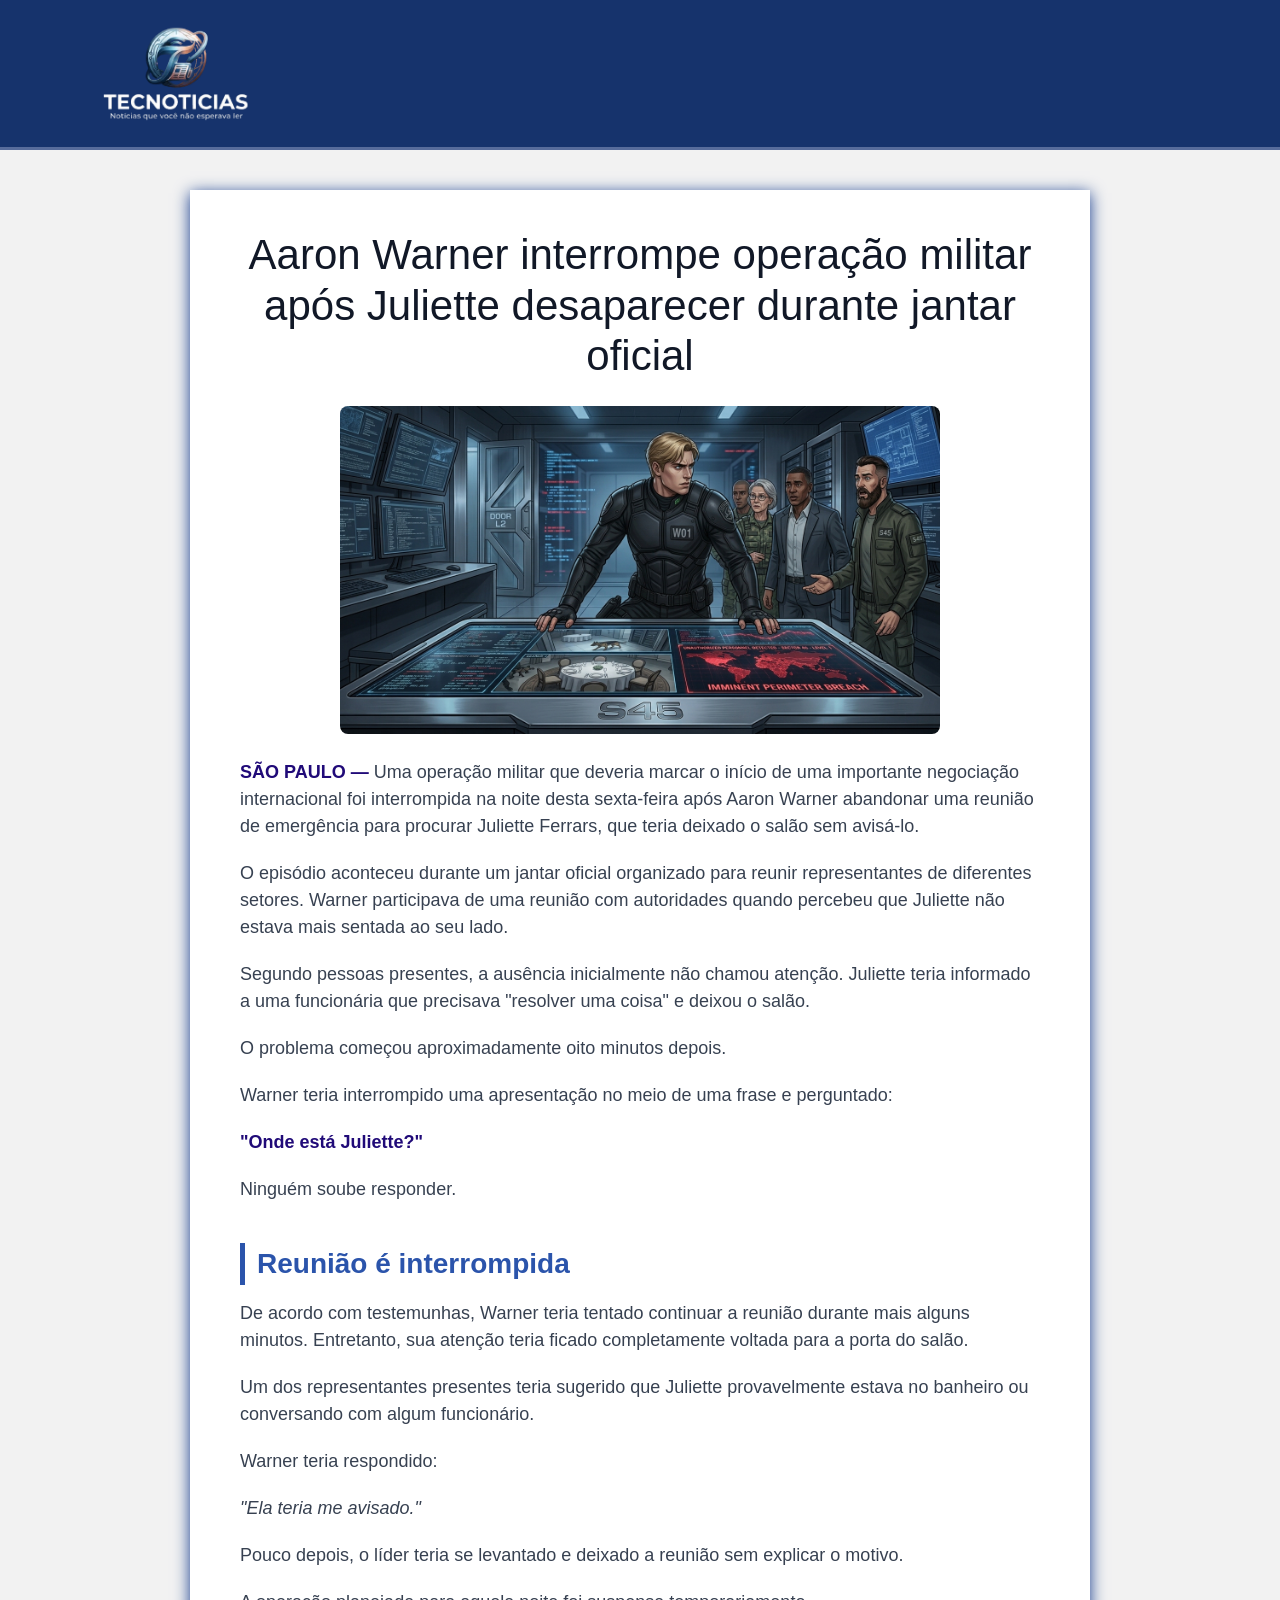
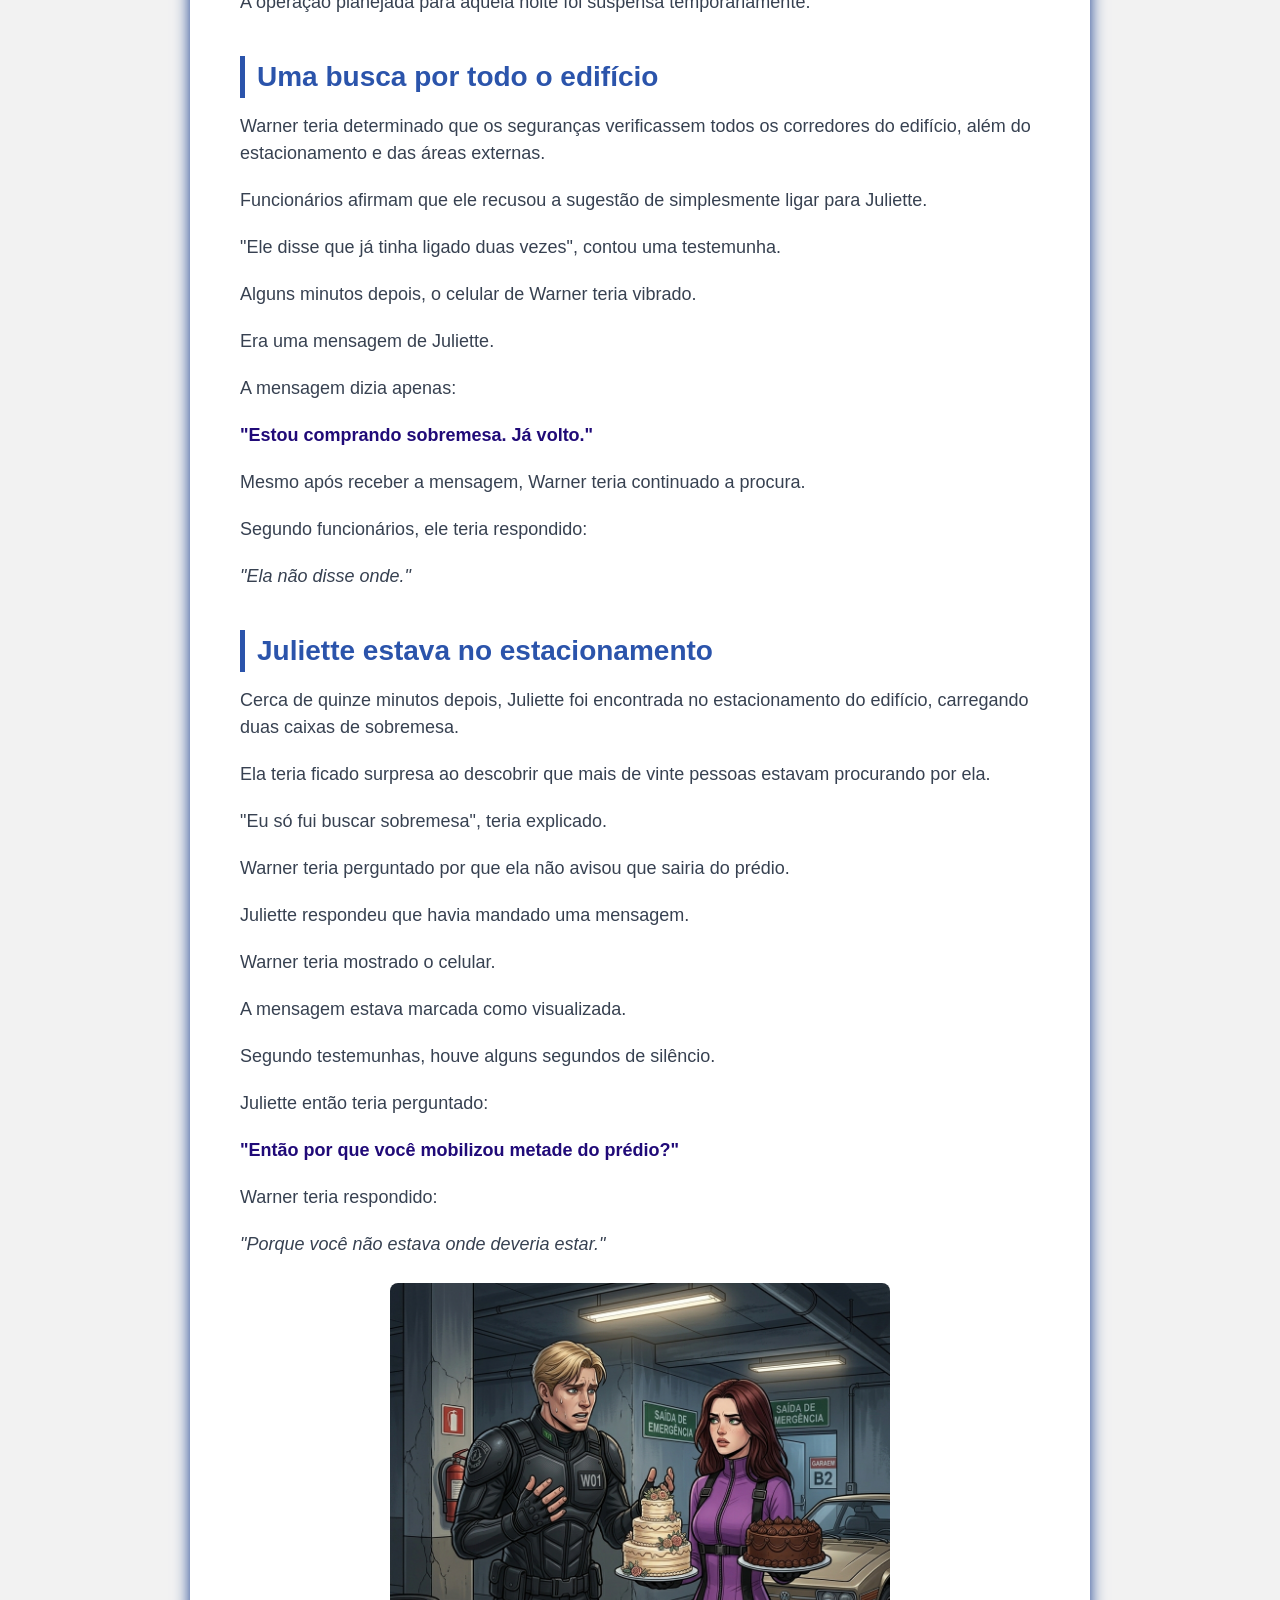
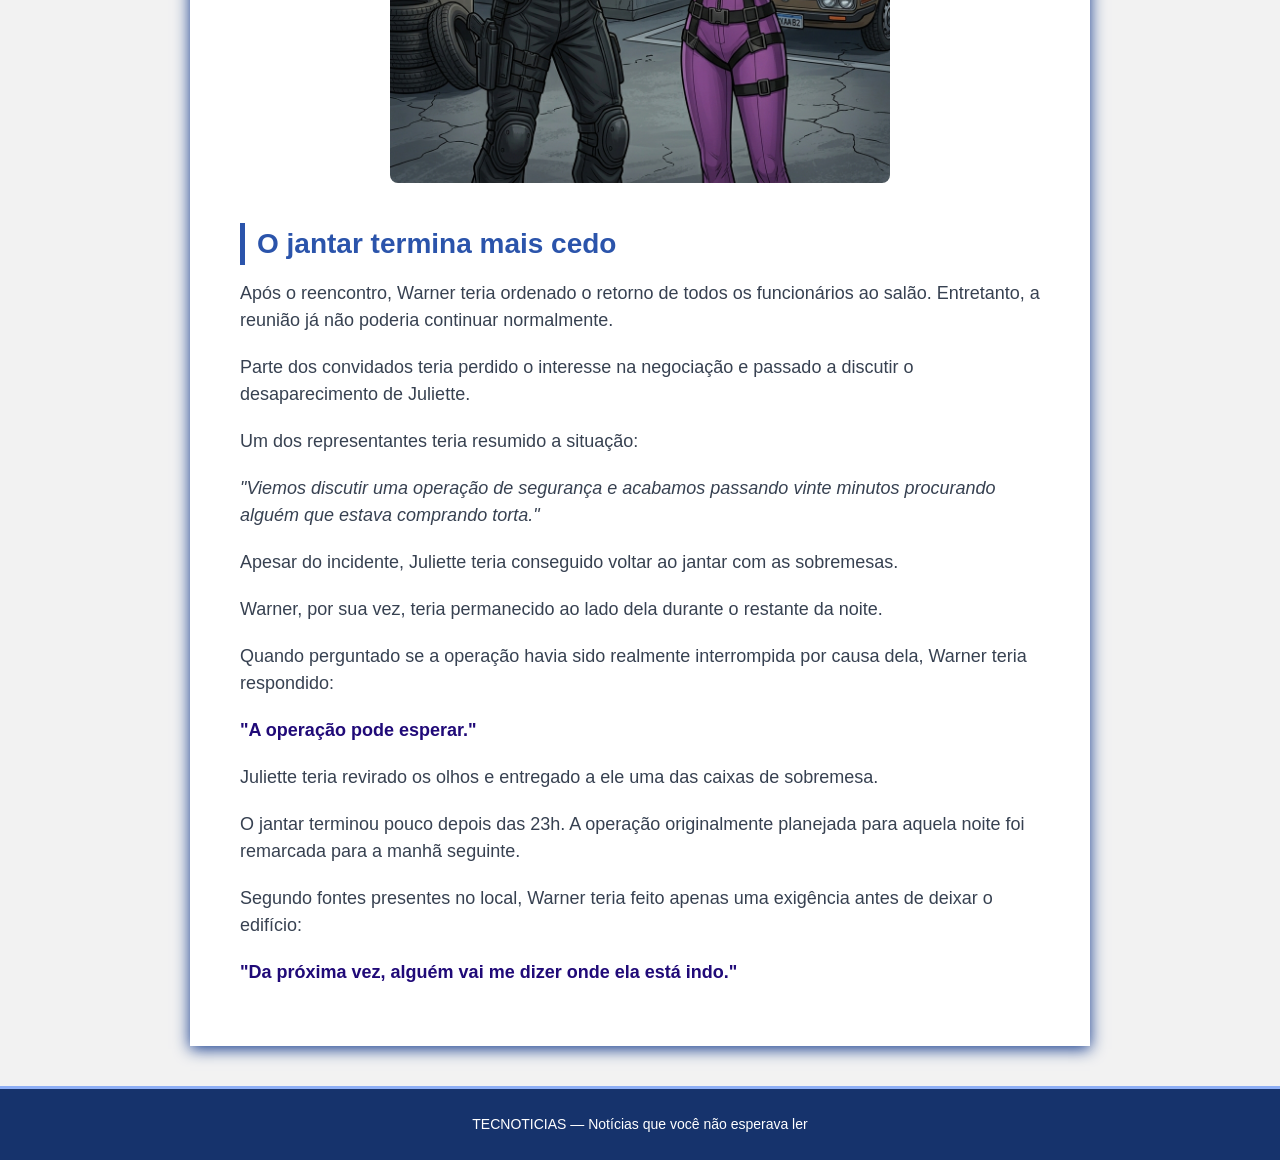
<file: noticia7.html>
<!DOCTYPE html>
<html lang="pt-BR">

<head>
    <meta charset="UTF-8">
    <meta name="viewport" content="width=device-width, initial-scale=1.0">
    <title>Aaron Warner interrompe operação militar após Juliette desaparecer durante jantar oficial</title>
    <link rel="stylesheet" href="./css/style.css">
</head>

<body>

   <header>
        <a href="index.html">
            <img src="./img/logo.png" alt="Logotipo TecNoticias" width="150px">
        </a>
    </header>

    <article>

        <h1>Aaron Warner interrompe operação militar após Juliette desaparecer durante jantar oficial</h1>

        <img src="img/aaron1.jfif" alt="Aaron Warner durante uma reunião" width="600">

        <p>
            <strong>SÃO PAULO —</strong> Uma operação militar que deveria marcar o início de uma
            importante negociação internacional foi interrompida na noite desta sexta-feira após
            Aaron Warner abandonar uma reunião de emergência para procurar Juliette Ferrars,
            que teria deixado o salão sem avisá-lo.
        </p>

        <p>
            O episódio aconteceu durante um jantar oficial organizado para reunir representantes
            de diferentes setores. Warner participava de uma reunião com autoridades quando
            percebeu que Juliette não estava mais sentada ao seu lado.
        </p>

        <p>
            Segundo pessoas presentes, a ausência inicialmente não chamou atenção. Juliette teria
            informado a uma funcionária que precisava "resolver uma coisa" e deixou o salão.
        </p>

        <p>
            O problema começou aproximadamente oito minutos depois.
        </p>

        <p>
            Warner teria interrompido uma apresentação no meio de uma frase e perguntado:
        </p>

        <p>
            <strong>
                "Onde está Juliette?"
            </strong>
        </p>

        <p>
            Ninguém soube responder.
        </p>

        <h2>Reunião é interrompida</h2>

        <p>
            De acordo com testemunhas, Warner teria tentado continuar a reunião durante mais
            alguns minutos. Entretanto, sua atenção teria ficado completamente voltada para
            a porta do salão.
        </p>

        <p>
            Um dos representantes presentes teria sugerido que Juliette provavelmente estava
            no banheiro ou conversando com algum funcionário.
        </p>

        <p>
            Warner teria respondido:
        </p>

        <p>
            <em>
                "Ela teria me avisado."
            </em>
        </p>

        <p>
            Pouco depois, o líder teria se levantado e deixado a reunião sem explicar o motivo.
        </p>

        <p>
            A operação planejada para aquela noite foi suspensa temporariamente.
        </p>

        <h2>Uma busca por todo o edifício</h2>

        <p>
            Warner teria determinado que os seguranças verificassem todos os corredores do
            edifício, além do estacionamento e das áreas externas.
        </p>

        <p>
            Funcionários afirmam que ele recusou a sugestão de simplesmente ligar para Juliette.
        </p>

        <p>
            "Ele disse que já tinha ligado duas vezes", contou uma testemunha.
        </p>

        <p>
            Alguns minutos depois, o celular de Warner teria vibrado.
        </p>

        <p>
            Era uma mensagem de Juliette.
        </p>

        <p>
            A mensagem dizia apenas:
        </p>

        <p>
            <strong>
                "Estou comprando sobremesa. Já volto."
            </strong>
        </p>

        <p>
            Mesmo após receber a mensagem, Warner teria continuado a procura.
        </p>

        <p>
            Segundo funcionários, ele teria respondido:
        </p>

        <p>
            <em>
                "Ela não disse onde."
            </em>
        </p>

        <h2>Juliette estava no estacionamento</h2>

        <p>
            Cerca de quinze minutos depois, Juliette foi encontrada no estacionamento do
            edifício, carregando duas caixas de sobremesa.
        </p>

        <p>
            Ela teria ficado surpresa ao descobrir que mais de vinte pessoas estavam procurando
            por ela.
        </p>

        <p>
            "Eu só fui buscar sobremesa", teria explicado.
        </p>

        <p>
            Warner teria perguntado por que ela não avisou que sairia do prédio.
        </p>

        <p>
            Juliette respondeu que havia mandado uma mensagem.
        </p>

        <p>
            Warner teria mostrado o celular.
        </p>

        <p>
            A mensagem estava marcada como visualizada.
        </p>

        <p>
            Segundo testemunhas, houve alguns segundos de silêncio.
        </p>

        <p>
            Juliette então teria perguntado:
        </p>

        <p>
            <strong>
                "Então por que você mobilizou metade do prédio?"
            </strong>
        </p>

        <p>
            Warner teria respondido:
        </p>

        <p>
            <em>
                "Porque você não estava onde deveria estar."
            </em>
        </p>

        <img src="img/aaron2.jfif" alt="Aaron e Juliette se encontrando" width="500">

        <h2>O jantar termina mais cedo</h2>

        <p>
            Após o reencontro, Warner teria ordenado o retorno de todos os funcionários ao salão.
            Entretanto, a reunião já não poderia continuar normalmente.
        </p>

        <p>
            Parte dos convidados teria perdido o interesse na negociação e passado a discutir
            o desaparecimento de Juliette.
        </p>

        <p>
            Um dos representantes teria resumido a situação:
        </p>

        <p>
            <em>
                "Viemos discutir uma operação de segurança e acabamos passando vinte minutos
                procurando alguém que estava comprando torta."
            </em>
        </p>

        <p>
            Apesar do incidente, Juliette teria conseguido voltar ao jantar com as sobremesas.
        </p>

        <p>
            Warner, por sua vez, teria permanecido ao lado dela durante o restante da noite.
        </p>

        <p>
            Quando perguntado se a operação havia sido realmente interrompida por causa dela,
            Warner teria respondido:
        </p>

        <p>
            <strong>
                "A operação pode esperar."
            </strong>
        </p>

        <p>
            Juliette teria revirado os olhos e entregado a ele uma das caixas de sobremesa.
        </p>

        <p>
            O jantar terminou pouco depois das 23h. A operação originalmente planejada para
            aquela noite foi remarcada para a manhã seguinte.
        </p>

        <p>
            Segundo fontes presentes no local, Warner teria feito apenas uma exigência antes
            de deixar o edifício:
        </p>

        <p>
            <strong>
                "Da próxima vez, alguém vai me dizer onde ela está indo."
            </strong>
        </p>

    </article>

    <footer>
        TECNOTICIAS — Notícias que você não esperava ler
    </footer>

</body>

</html>
</file>
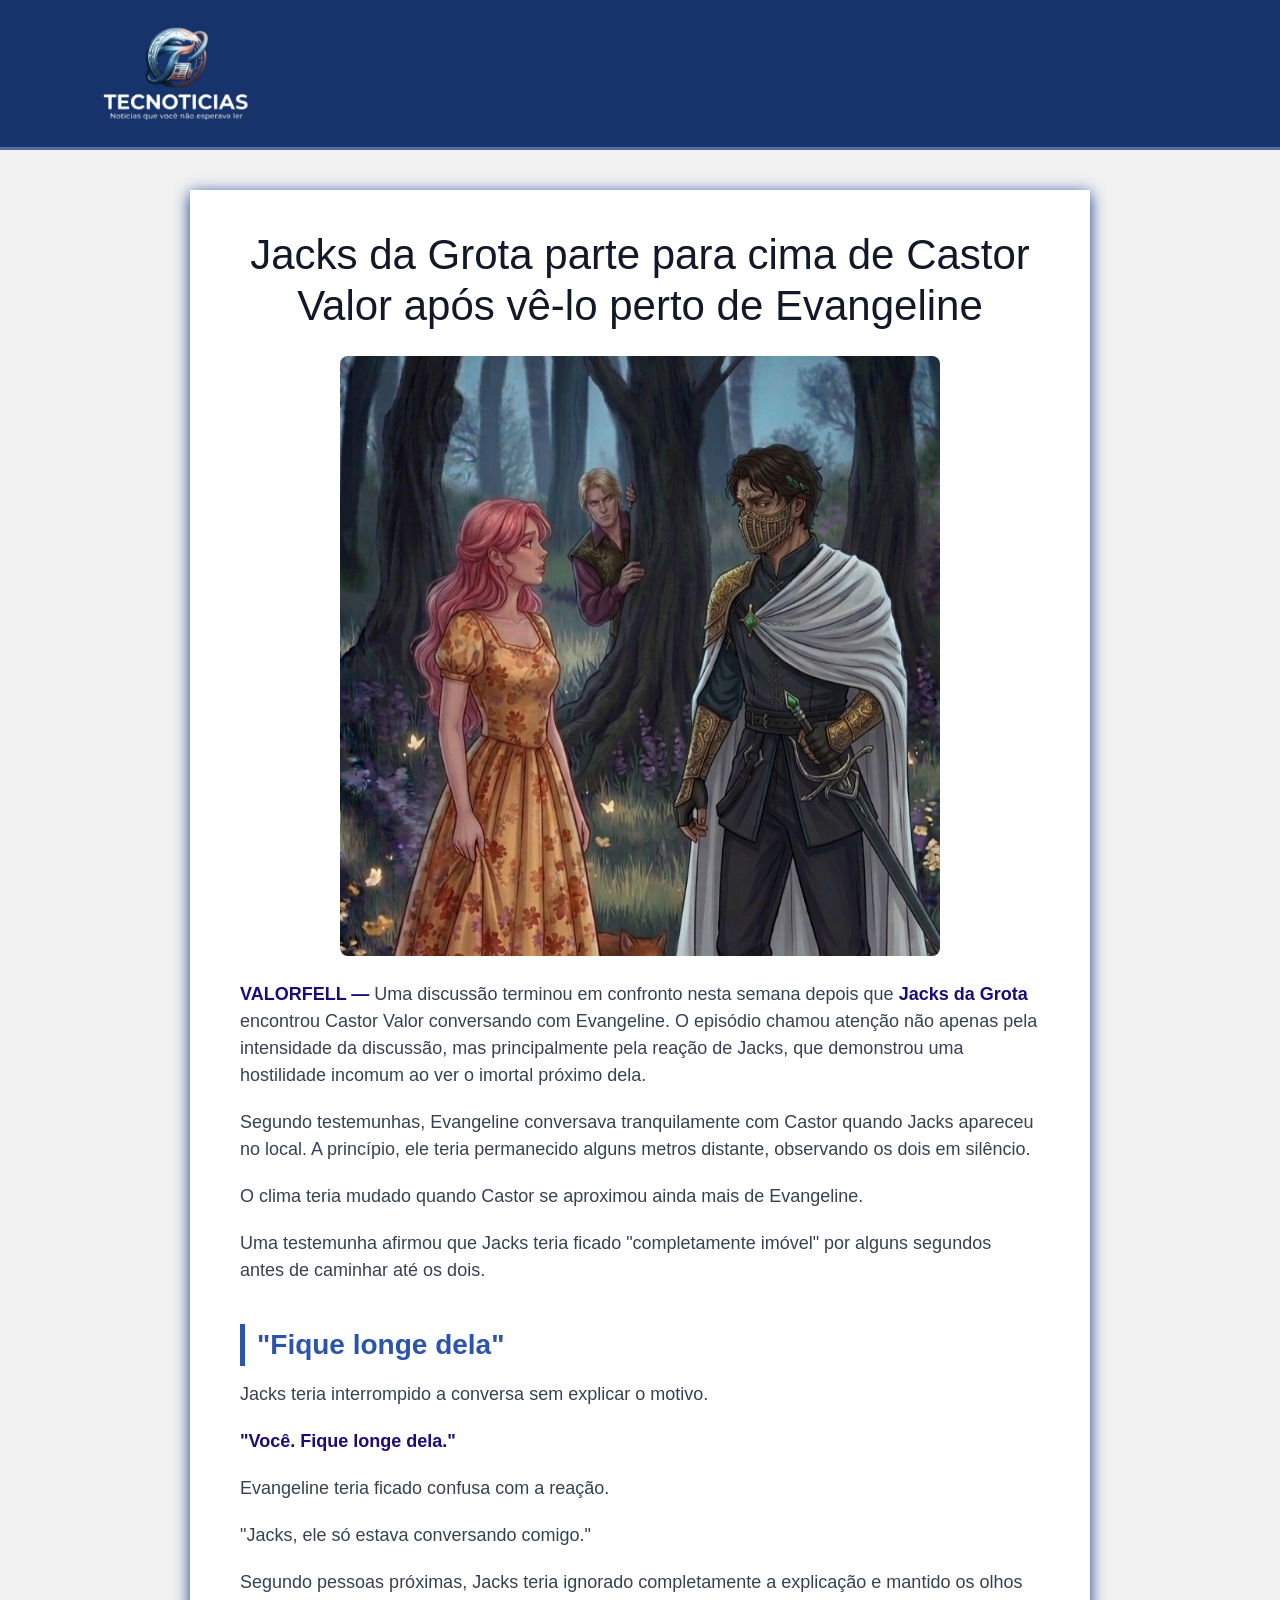
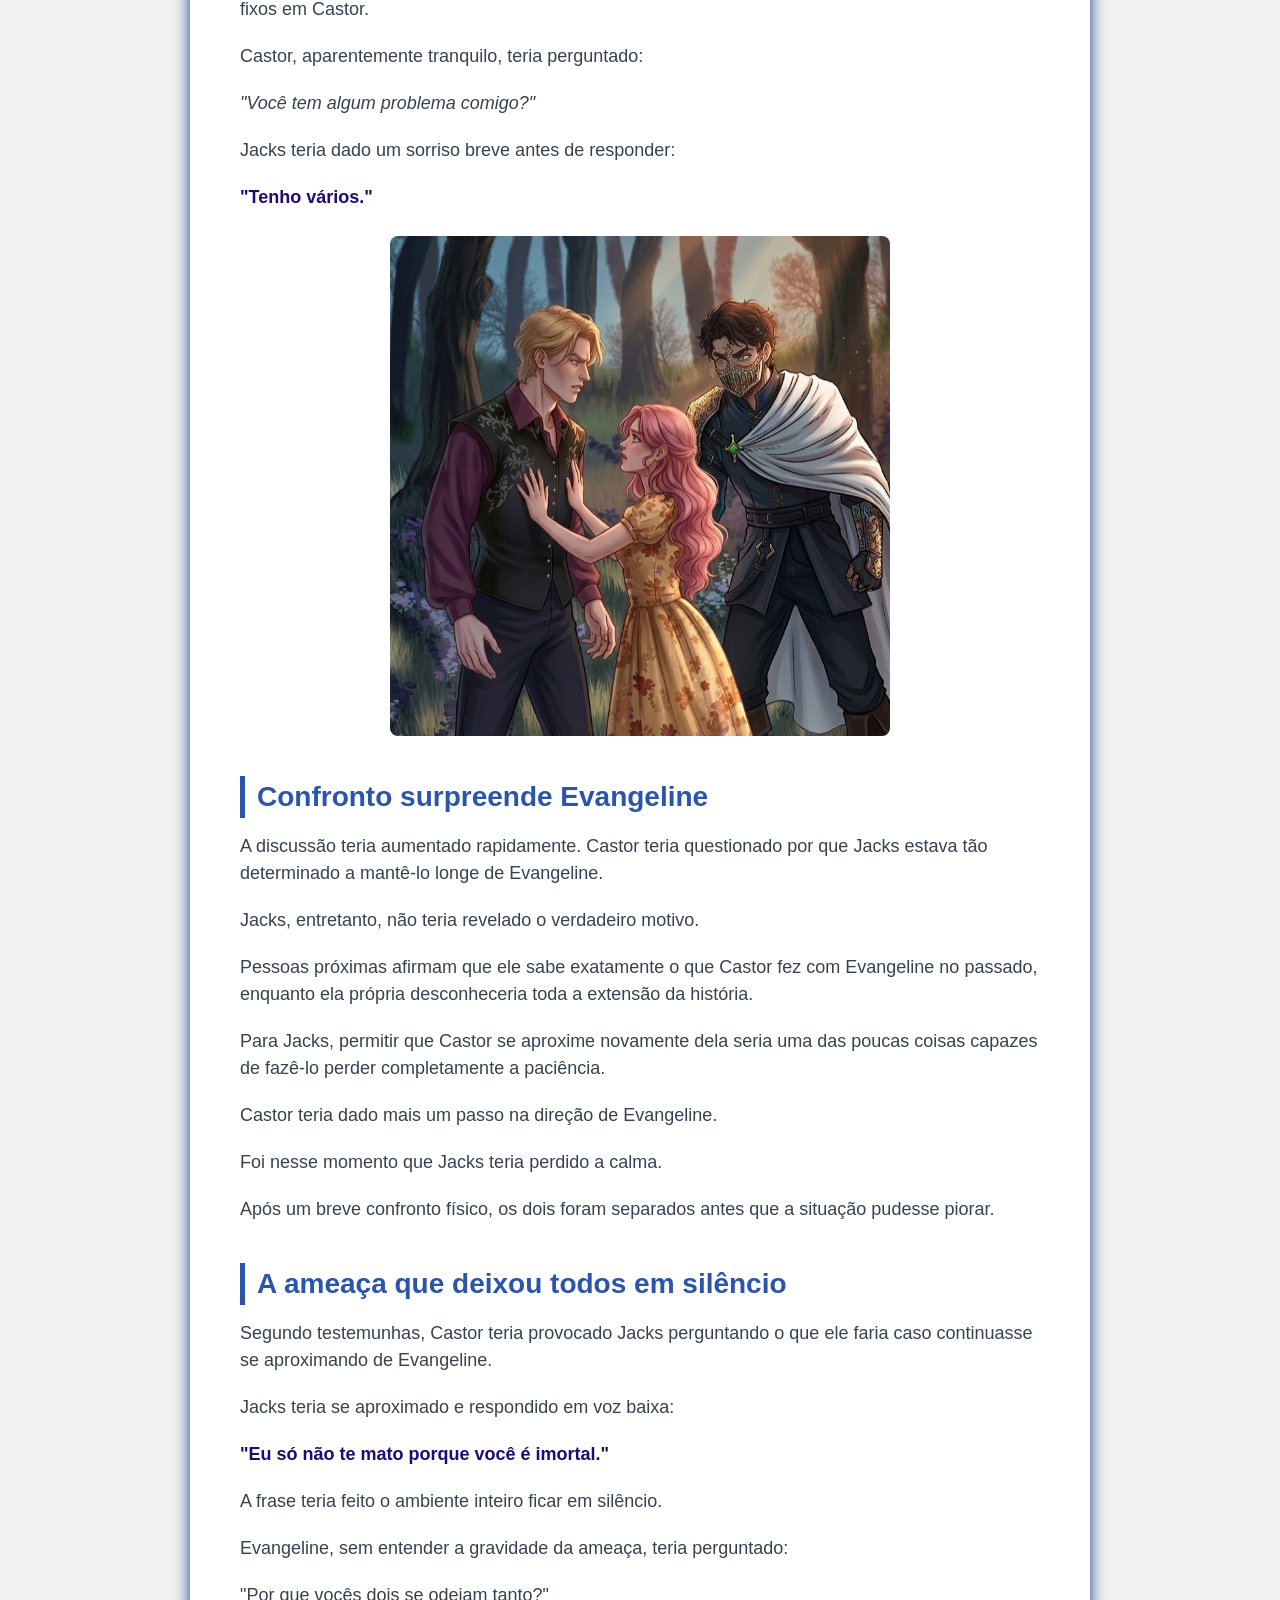
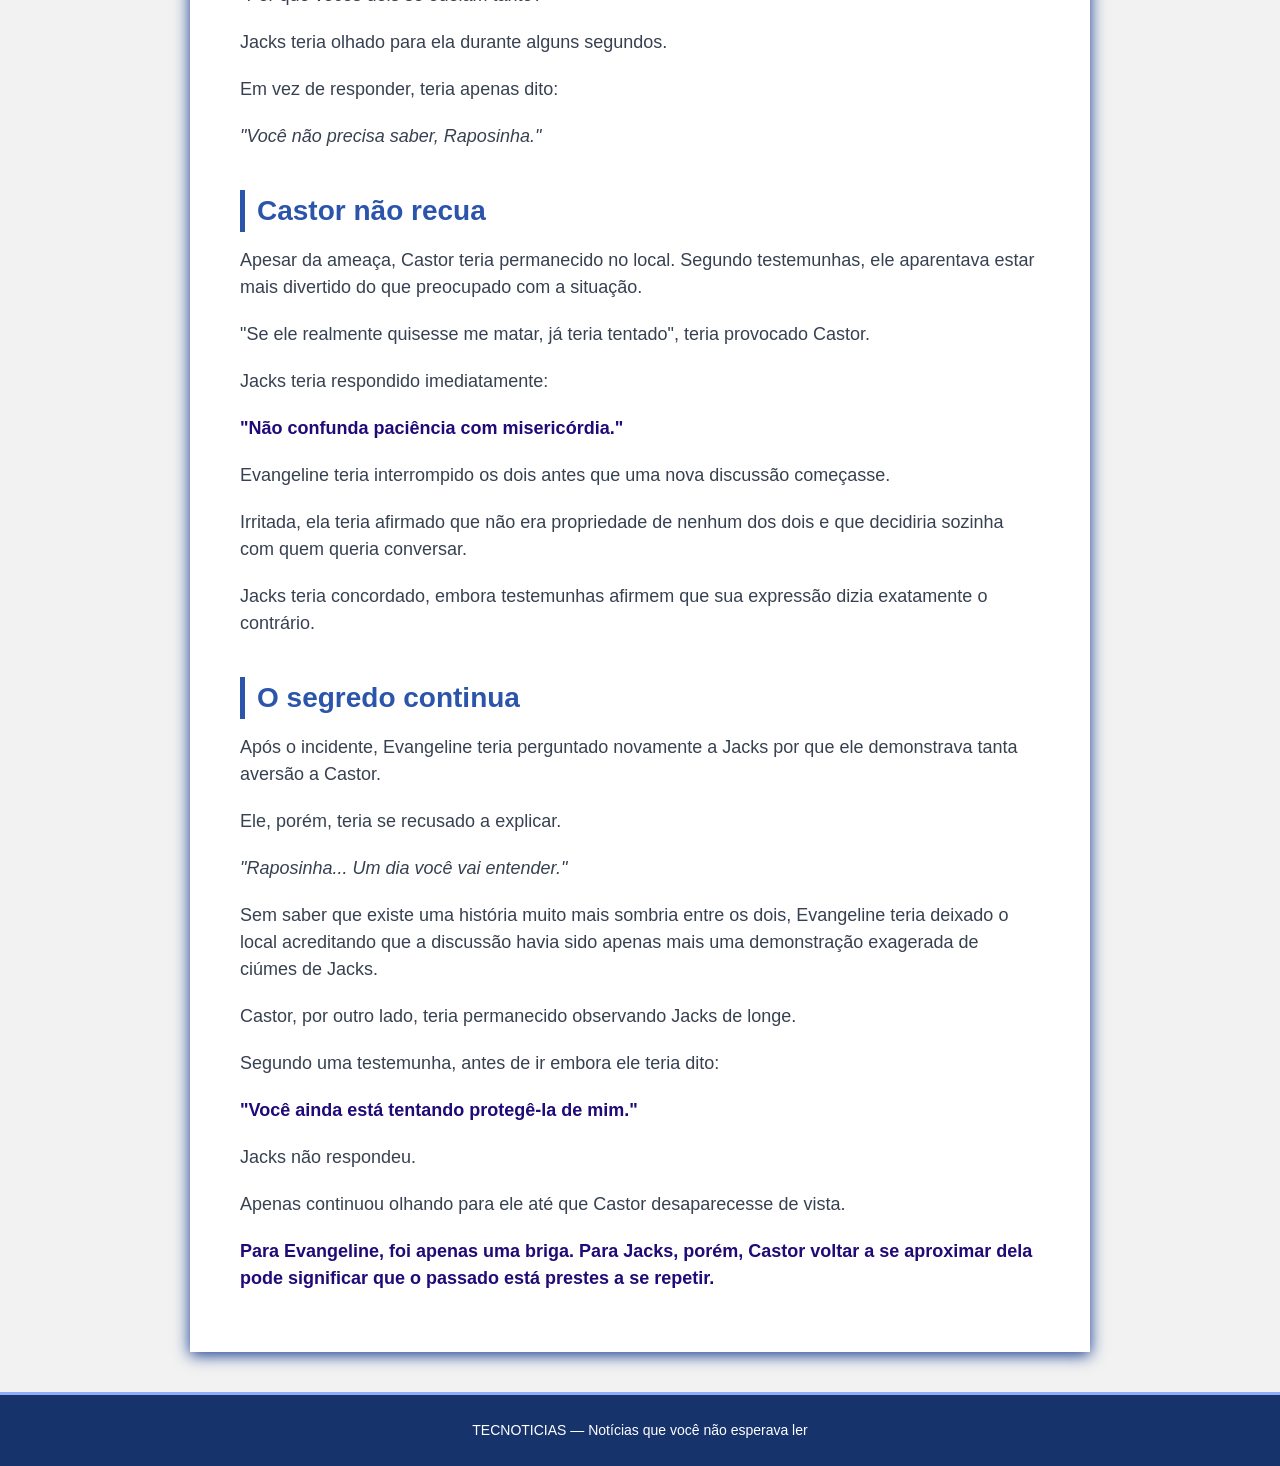
<file: noticia8.html>
<!DOCTYPE html>
<html lang="pt-BR">

<head>
    <meta charset="UTF-8">
    <meta name="viewport" content="width=device-width, initial-scale=1.0">
    <title>Jacks da Grota parte para cima de Castor Valor após vê-lo perto de Evangeline</title>
    <link rel="stylesheet" href="./css/style.css">
</head>

<body>

   <header>
        <a href="index.html">
            <img src="./img/logo.png" alt="Logotipo TecNoticias" width="150px">
        </a>
    </header>

    <article>

        <h1>Jacks da Grota parte para cima de Castor Valor após vê-lo perto de Evangeline</h1>

        <img src="img/jacks1.jpg" alt="Jacks observando de longe" width="600">

        <p>
            <strong>VALORFELL —</strong> Uma discussão terminou em confronto nesta semana depois que
            <strong>Jacks da Grota</strong> encontrou Castor Valor conversando com Evangeline. O episódio
            chamou atenção não apenas pela intensidade da discussão, mas principalmente pela
            reação de Jacks, que demonstrou uma hostilidade incomum ao ver o imortal próximo dela.
        </p>

        <p>
            Segundo testemunhas, Evangeline conversava tranquilamente com Castor quando Jacks
            apareceu no local. A princípio, ele teria permanecido alguns metros distante,
            observando os dois em silêncio.
        </p>

        <p>
            O clima teria mudado quando Castor se aproximou ainda mais de Evangeline.
        </p>

        <p>
            Uma testemunha afirmou que Jacks teria ficado "completamente imóvel" por alguns
            segundos antes de caminhar até os dois.
        </p>

        <h2>"Fique longe dela"</h2>

        <p>
            Jacks teria interrompido a conversa sem explicar o motivo.
        </p>

        <p>
            <strong>
                "Você. Fique longe dela."
            </strong>
        </p>

        <p>
            Evangeline teria ficado confusa com a reação.
        </p>

        <p>
            "Jacks, ele só estava conversando comigo."
        </p>

        <p>
            Segundo pessoas próximas, Jacks teria ignorado completamente a explicação e mantido
            os olhos fixos em Castor.
        </p>

        <p>
            Castor, aparentemente tranquilo, teria perguntado:
        </p>

        <p>
            <em>
                "Você tem algum problema comigo?"
            </em>
        </p>

        <p>
            Jacks teria dado um sorriso breve antes de responder:
        </p>

        <p>
            <strong>
                "Tenho vários."
            </strong>
        </p>

        <img src="img/jacks2.jpg" alt="Jacks discutindo com Castor" width="500">

        <h2>Confronto surpreende Evangeline</h2>

        <p>
            A discussão teria aumentado rapidamente. Castor teria questionado por que Jacks
            estava tão determinado a mantê-lo longe de Evangeline.
        </p>

        <p>
            Jacks, entretanto, não teria revelado o verdadeiro motivo.
        </p>

        <p>
            Pessoas próximas afirmam que ele sabe exatamente o que Castor fez com Evangeline
            no passado, enquanto ela própria desconheceria toda a extensão da história.
        </p>

        <p>
            Para Jacks, permitir que Castor se aproxime novamente dela seria uma das poucas
            coisas capazes de fazê-lo perder completamente a paciência.
        </p>

        <p>
            Castor teria dado mais um passo na direção de Evangeline.
        </p>

        <p>
            Foi nesse momento que Jacks teria perdido a calma.
        </p>

        <p>
            Após um breve confronto físico, os dois foram separados antes que a situação
            pudesse piorar.
        </p>

        <h2>A ameaça que deixou todos em silêncio</h2>

        <p>
            Segundo testemunhas, Castor teria provocado Jacks perguntando o que ele faria caso
            continuasse se aproximando de Evangeline.
        </p>

        <p>
            Jacks teria se aproximado e respondido em voz baixa:
        </p>

        <p>
            <strong>
                "Eu só não te mato porque você é imortal."
            </strong>
        </p>

        <p>
            A frase teria feito o ambiente inteiro ficar em silêncio.
        </p>

        <p>
            Evangeline, sem entender a gravidade da ameaça, teria perguntado:
        </p>

        <p>
            "Por que vocês dois se odeiam tanto?"
        </p>

        <p>
            Jacks teria olhado para ela durante alguns segundos.
        </p>

        <p>
            Em vez de responder, teria apenas dito:
        </p>

        <p>
            <em>
                "Você não precisa saber, Raposinha."
            </em>
        </p>

        <h2>Castor não recua</h2>

        <p>
            Apesar da ameaça, Castor teria permanecido no local. Segundo testemunhas, ele
            aparentava estar mais divertido do que preocupado com a situação.
        </p>

        <p>
            "Se ele realmente quisesse me matar, já teria tentado", teria provocado Castor.
        </p>

        <p>
            Jacks teria respondido imediatamente:
        </p>

        <p>
            <strong>
                "Não confunda paciência com misericórdia."
            </strong>
        </p>

        <p>
            Evangeline teria interrompido os dois antes que uma nova discussão começasse.
        </p>

        <p>
            Irritada, ela teria afirmado que não era propriedade de nenhum dos dois e que
            decidiria sozinha com quem queria conversar.
        </p>

        <p>
            Jacks teria concordado, embora testemunhas afirmem que sua expressão dizia
            exatamente o contrário.
        </p>

        <h2>O segredo continua</h2>

        <p>
            Após o incidente, Evangeline teria perguntado novamente a Jacks por que ele
            demonstrava tanta aversão a Castor.
        </p>

        <p>
            Ele, porém, teria se recusado a explicar.
        </p>

        <p>
            <em>
                "Raposinha... Um dia você vai entender."
            </em>
        </p>

        <p>
            Sem saber que existe uma história muito mais sombria entre os dois, Evangeline
            teria deixado o local acreditando que a discussão havia sido apenas mais uma
            demonstração exagerada de ciúmes de Jacks.
        </p>

        <p>
            Castor, por outro lado, teria permanecido observando Jacks de longe.
        </p>

        <p>
            Segundo uma testemunha, antes de ir embora ele teria dito:
        </p>

        <p>
            <strong>
                "Você ainda está tentando protegê-la de mim."
        </strong>
        </p>

        <p>
            Jacks não respondeu.
        </p>

        <p>
            Apenas continuou olhando para ele até que Castor desaparecesse de vista.
        </p>

        <p>
            <strong>
                Para Evangeline, foi apenas uma briga. Para Jacks, porém, Castor voltar a se
                aproximar dela pode significar que o passado está prestes a se repetir.
            </strong>
        </p>

    </article>

    <footer>
        TECNOTICIAS — Notícias que você não esperava ler
    </footer>

</body>

</html>
</file>
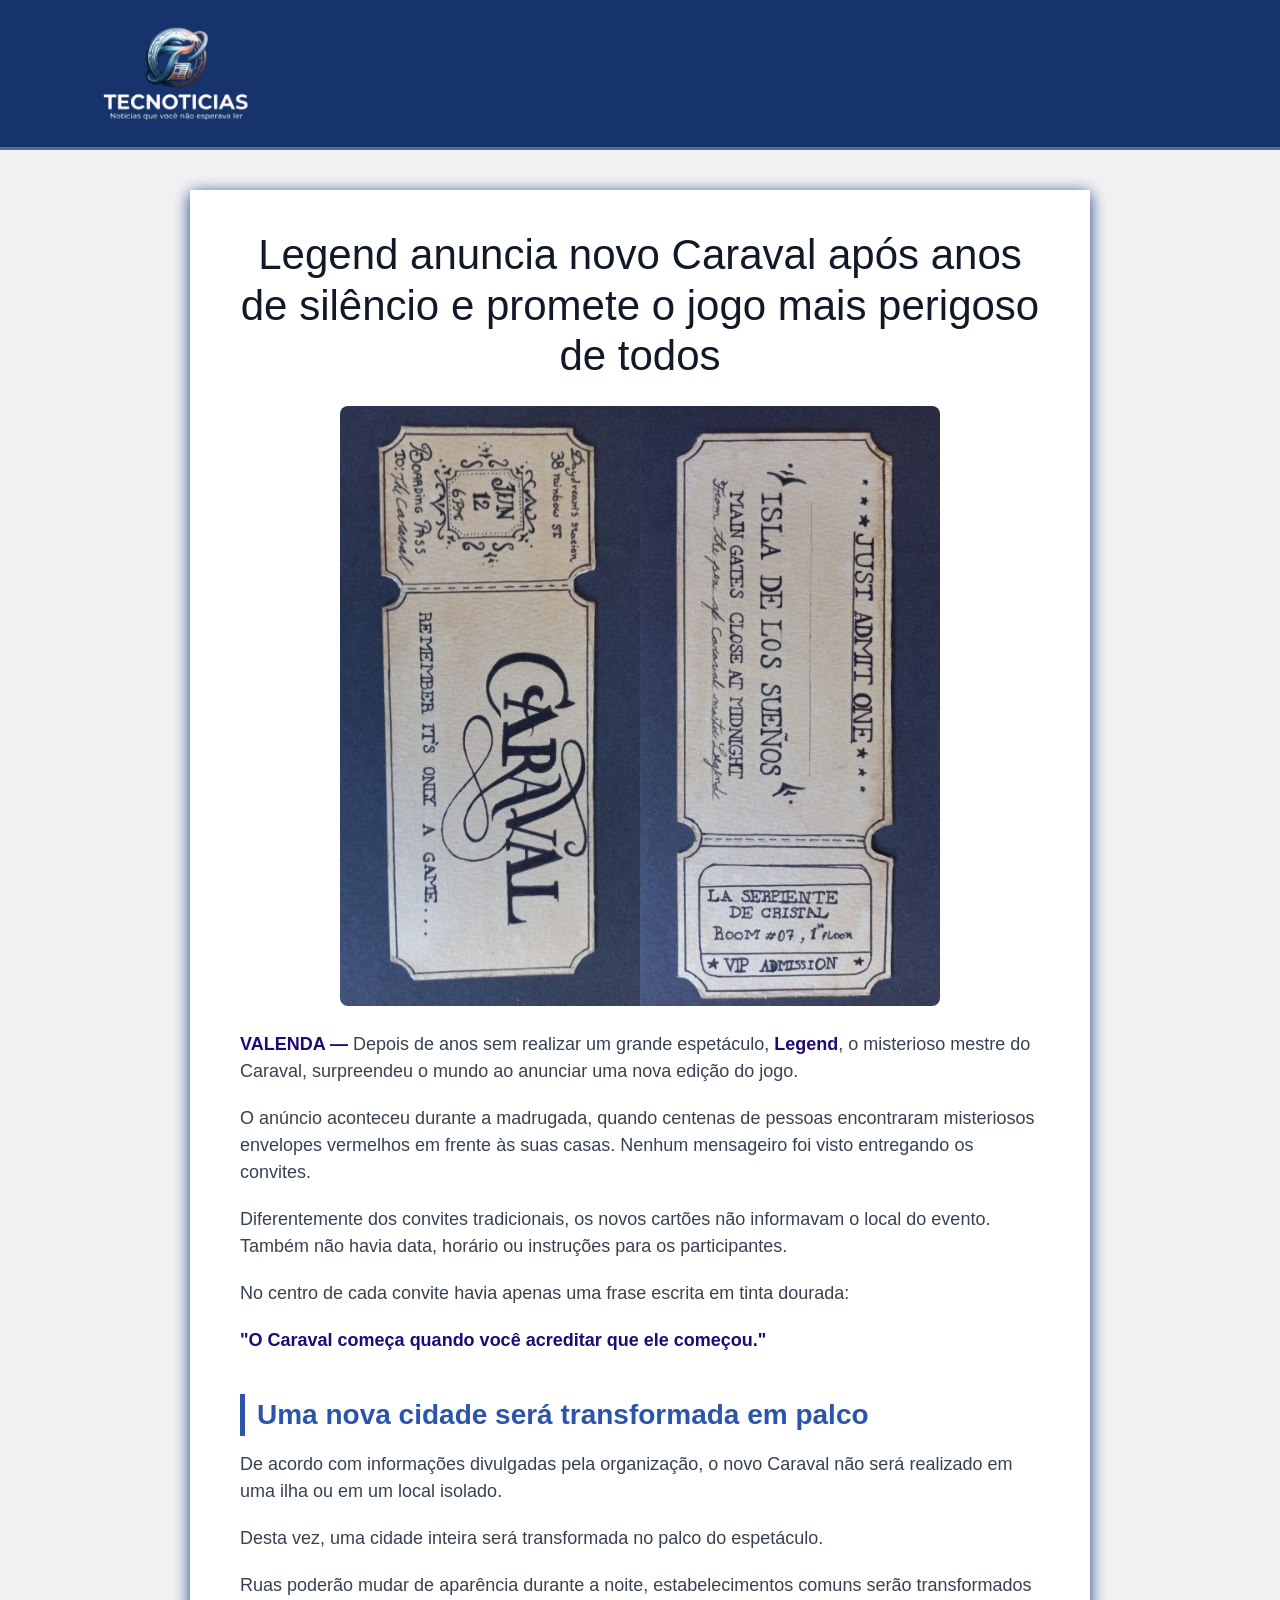
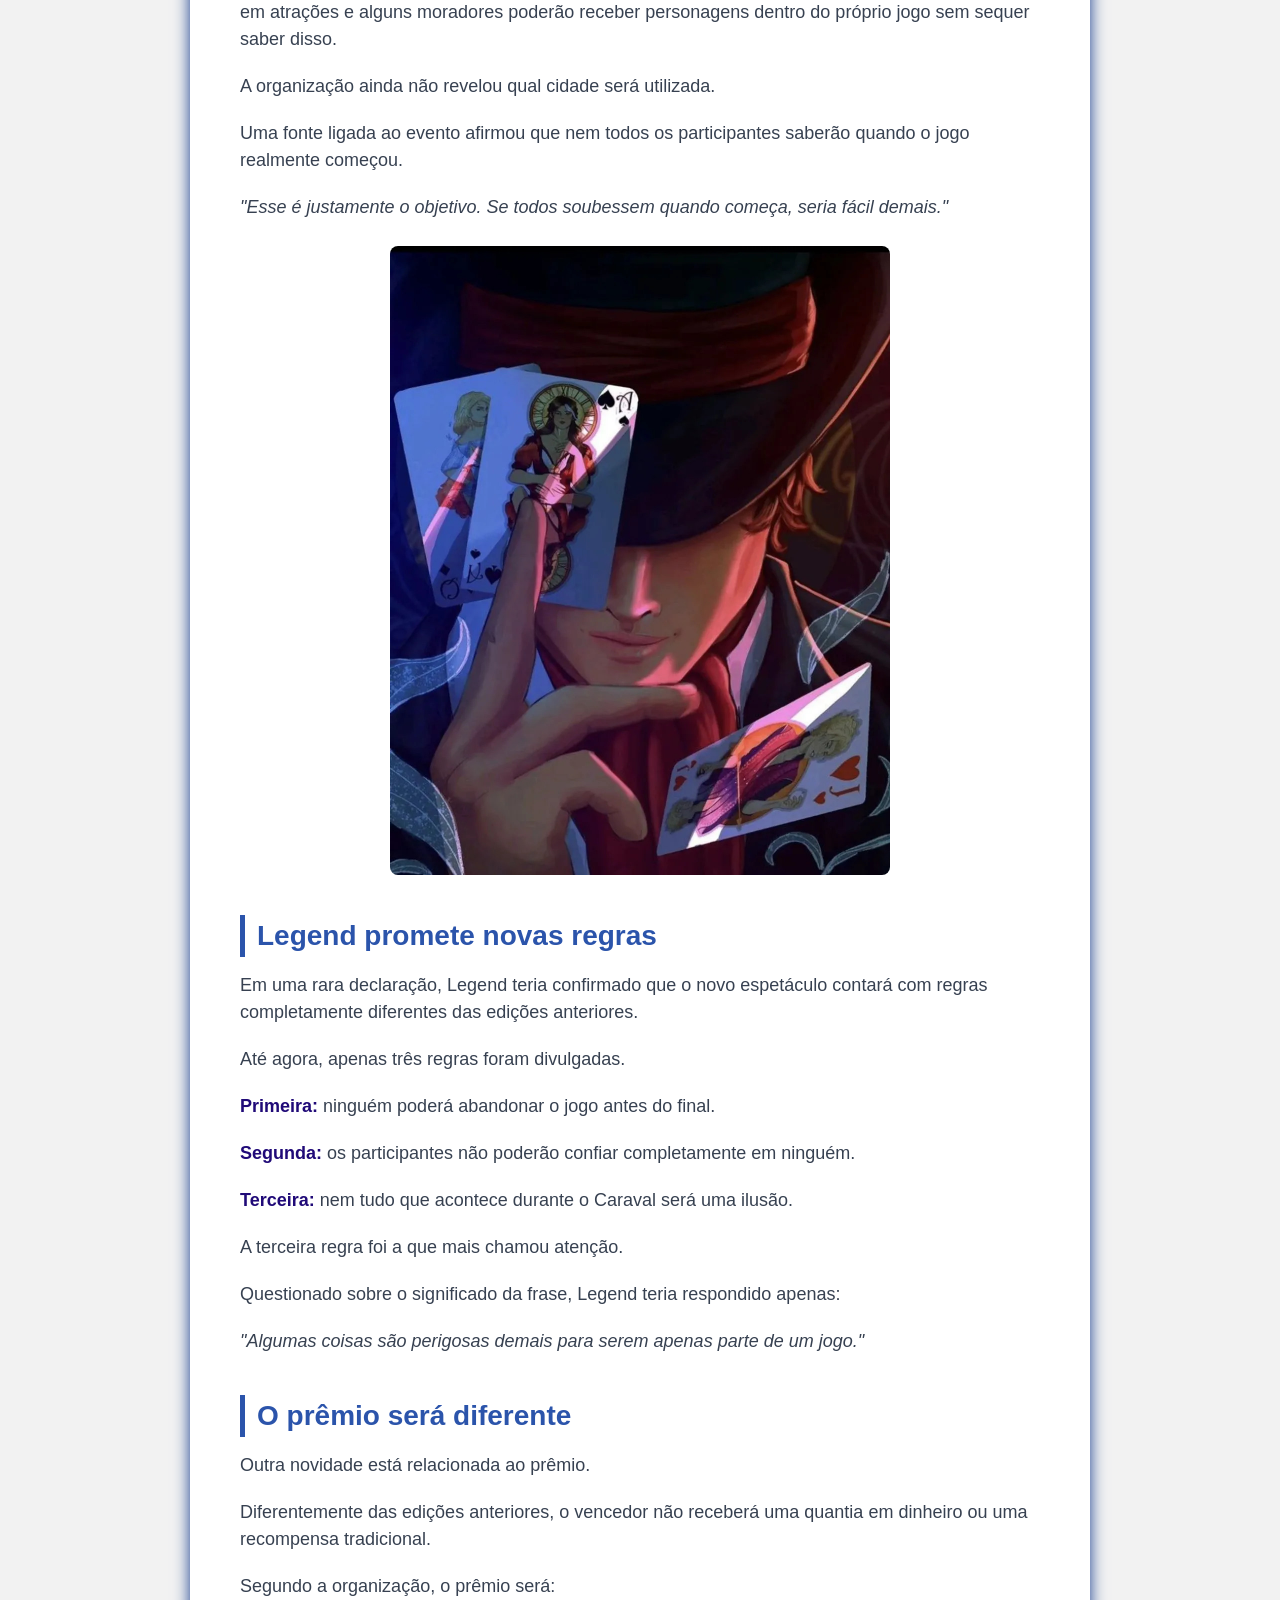
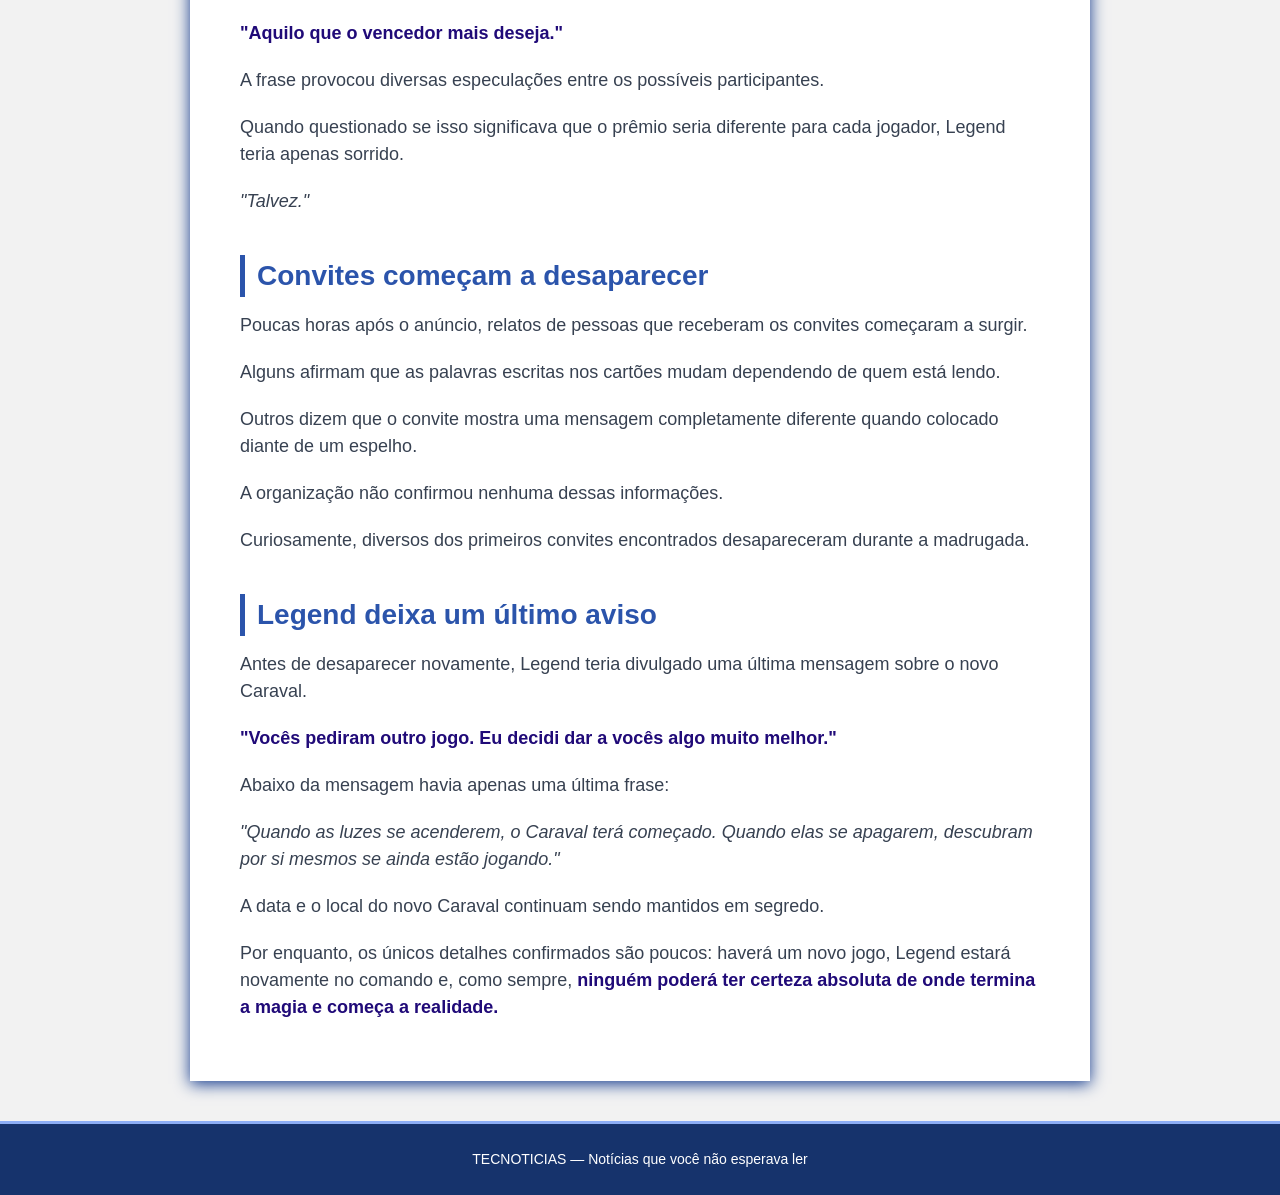
<file: noticia9.html>
<!DOCTYPE html>
<html lang="pt-BR">

<head>
    <meta charset="UTF-8">
    <meta name="viewport" content="width=device-width, initial-scale=1.0">
    <title>Legend anuncia novo Caraval após anos de silêncio</title>
    <link rel="stylesheet" href="./css/style.css">
</head>

<body>

   <header>
        <a href="index.html">
            <img src="./img/logo.png" alt="Logotipo TecNoticias" width="150px">
        </a>
    </header>

    <article>

        <h1>Legend anuncia novo Caraval após anos de silêncio e promete o jogo mais perigoso de todos</h1>

        <img src="img/caraval1.jpg" alt="Novo Caraval" width="600">

        <p>
            <strong>VALENDA —</strong> Depois de anos sem realizar um grande espetáculo,
            <strong>Legend</strong>, o misterioso mestre do Caraval, surpreendeu o mundo ao
            anunciar uma nova edição do jogo.
        </p>

        <p>
            O anúncio aconteceu durante a madrugada, quando centenas de pessoas encontraram
            misteriosos envelopes vermelhos em frente às suas casas. Nenhum mensageiro foi
            visto entregando os convites.
        </p>

        <p>
            Diferentemente dos convites tradicionais, os novos cartões não informavam o local
            do evento. Também não havia data, horário ou instruções para os participantes.
        </p>

        <p>
            No centro de cada convite havia apenas uma frase escrita em tinta dourada:
        </p>

        <p>
            <strong>
                "O Caraval começa quando você acreditar que ele começou."
            </strong>
        </p>

        <h2>Uma nova cidade será transformada em palco</h2>

        <p>
            De acordo com informações divulgadas pela organização, o novo Caraval não será
            realizado em uma ilha ou em um local isolado.
        </p>

        <p>
            Desta vez, uma cidade inteira será transformada no palco do espetáculo.
        </p>

        <p>
            Ruas poderão mudar de aparência durante a noite, estabelecimentos comuns serão
            transformados em atrações e alguns moradores poderão receber personagens dentro
            do próprio jogo sem sequer saber disso.
        </p>

        <p>
            A organização ainda não revelou qual cidade será utilizada.
        </p>

        <p>
            Uma fonte ligada ao evento afirmou que nem todos os participantes saberão quando
            o jogo realmente começou.
        </p>

        <p>
            <em>
                "Esse é justamente o objetivo. Se todos soubessem quando começa, seria fácil
                demais."
            </em>
        </p>

        <img src="img/caraval2.jpg" alt="Legend, mestre do Caraval" width="500">

        <h2>Legend promete novas regras</h2>

        <p>
            Em uma rara declaração, Legend teria confirmado que o novo espetáculo contará
            com regras completamente diferentes das edições anteriores.
        </p>

        <p>
            Até agora, apenas três regras foram divulgadas.
        </p>

        <p>
            <strong>Primeira:</strong> ninguém poderá abandonar o jogo antes do final.
        </p>

        <p>
            <strong>Segunda:</strong> os participantes não poderão confiar completamente em
            ninguém.
        </p>

        <p>
            <strong>Terceira:</strong> nem tudo que acontece durante o Caraval será uma
            ilusão.
        </p>

        <p>
            A terceira regra foi a que mais chamou atenção.
        </p>

        <p>
            Questionado sobre o significado da frase, Legend teria respondido apenas:
        </p>

        <p>
            <em>
                "Algumas coisas são perigosas demais para serem apenas parte de um jogo."
        </em>
        </p>

        <h2>O prêmio será diferente</h2>

        <p>
            Outra novidade está relacionada ao prêmio.
        </p>

        <p>
            Diferentemente das edições anteriores, o vencedor não receberá uma quantia em
            dinheiro ou uma recompensa tradicional.
        </p>

        <p>
            Segundo a organização, o prêmio será:
        </p>

        <p>
            <strong>
                "Aquilo que o vencedor mais deseja."
        </strong>
        </p>

        <p>
            A frase provocou diversas especulações entre os possíveis participantes.
        </p>

        <p>
            Quando questionado se isso significava que o prêmio seria diferente para cada
            jogador, Legend teria apenas sorrido.
        </p>

        <p>
            <em>
                "Talvez."
        </em>
        </p>

        <h2>Convites começam a desaparecer</h2>

        <p>
            Poucas horas após o anúncio, relatos de pessoas que receberam os convites
            começaram a surgir.
        </p>

        <p>
            Alguns afirmam que as palavras escritas nos cartões mudam dependendo de quem
            está lendo.
        </p>

        <p>
            Outros dizem que o convite mostra uma mensagem completamente diferente quando
            colocado diante de um espelho.
        </p>

        <p>
            A organização não confirmou nenhuma dessas informações.
        </p>

        <p>
            Curiosamente, diversos dos primeiros convites encontrados desapareceram durante
            a madrugada.
        </p>

        <h2>Legend deixa um último aviso</h2>

        <p>
            Antes de desaparecer novamente, Legend teria divulgado uma última mensagem sobre
            o novo Caraval.
        </p>

        <p>
            <strong>
                "Vocês pediram outro jogo. Eu decidi dar a vocês algo muito melhor."
            </strong>
        </p>

        <p>
            Abaixo da mensagem havia apenas uma última frase:
        </p>

        <p>
            <em>
                "Quando as luzes se acenderem, o Caraval terá começado. Quando elas se
                apagarem, descubram por si mesmos se ainda estão jogando."
            </em>
        </p>

        <p>
            A data e o local do novo Caraval continuam sendo mantidos em segredo.
        </p>

        <p>
            Por enquanto, os únicos detalhes confirmados são poucos: haverá um novo jogo,
            Legend estará novamente no comando e, como sempre, <strong>ninguém poderá ter
            certeza absoluta de onde termina a magia e começa a realidade.</strong>
        </p>

    </article>

    <footer>
        TECNOTICIAS — Notícias que você não esperava ler
    </footer>

</body>

</html>
</file>
<file: css/style.css>
/* Formatação */
* {
    margin: 0;
    padding: 0;
    box-sizing: border-box;
}

/* Cabeçalho */
header {
    background-color: #16336c;
    color: #ffffff;
    padding: 25px 8%;
    font-size: 28px;
    font-weight: bold;
    letter-spacing: 2px;
    border-bottom: 3px solid #576c9b;
}

header img {
    width: 150px;
    height: auto;
    display: block;
}

/* Corpo do texto */
body {
    font-family: Arial, Helvetica, sans-serif;
    background-color: #f2f2f2;
    line-height: 1.5;
}

/* Formato de texto H1 */
h1 {
    font-size: 40px;
    line-height: 3.0;
    letter-spacing: 20px;
    color: #111827;
    font-weight: lighter;
    text-align: center;
}

/* Espaçamento entre carrossel e os cards */
#carouselExample {
    margin-bottom: 100px;
}

/* Carrossel */
.carousel {
    max-width: 900px;
    margin: 30px auto;
    border-radius: 8px;
    overflow: hidden;
    box-shadow: 0 3px 15px rgba(19, 58, 141, 0.3);
}

.carousel-item img {
    height: 450px;
    object-fit: cover; 
}

.carousel-caption {
    background: rgba(0, 0, 0, 0.6); 
    padding: 15px;
    border-radius: 6px;
}

/* Artigo principal */
article {
    max-width: 900px;
    margin: 40px auto;
    background-color: #ffffff;
    padding: 40px 50px;
    box-shadow: 0 3px 15px #133a8d;
}

article h1 {
    font-size: 42px;
    line-height: 1.2;
    color: #111827;
    margin-bottom: 25px;
    letter-spacing: normal; 
}

article h2 {
    font-size: 28px;
    color: #2b54ab;
    margin-top: 40px;
    margin-bottom: 15px;
    border-left: 5px solid #2b54ab;
    padding-left: 12px;
}

article p {
    font-size: 18px;
    margin-bottom: 20px;
    color: #374151;
}

article img {
    display: block;
    max-width: 100%;
    height: auto;
    margin: 25px auto;
    border-radius: 8px;
}

/* Texto em destaque */
strong {
    color: #200a78;
}

/* Botões */
.btn-primary {
    background-color: #2b54ab;
    color: #fff;
    display: block;
    width: fit-content;
    margin: 0 auto;
}

.btn-primary:hover {
    background-color: #576c9b;
}

/* Rodapé */
footer {
    background-color: #16336c;
    border-top: 3px solid #8daef5;
    color: #ffffff;
    text-align: center;
    padding: 25px;
    margin-top: 40px;
    font-size: 14px;
}
</file>
